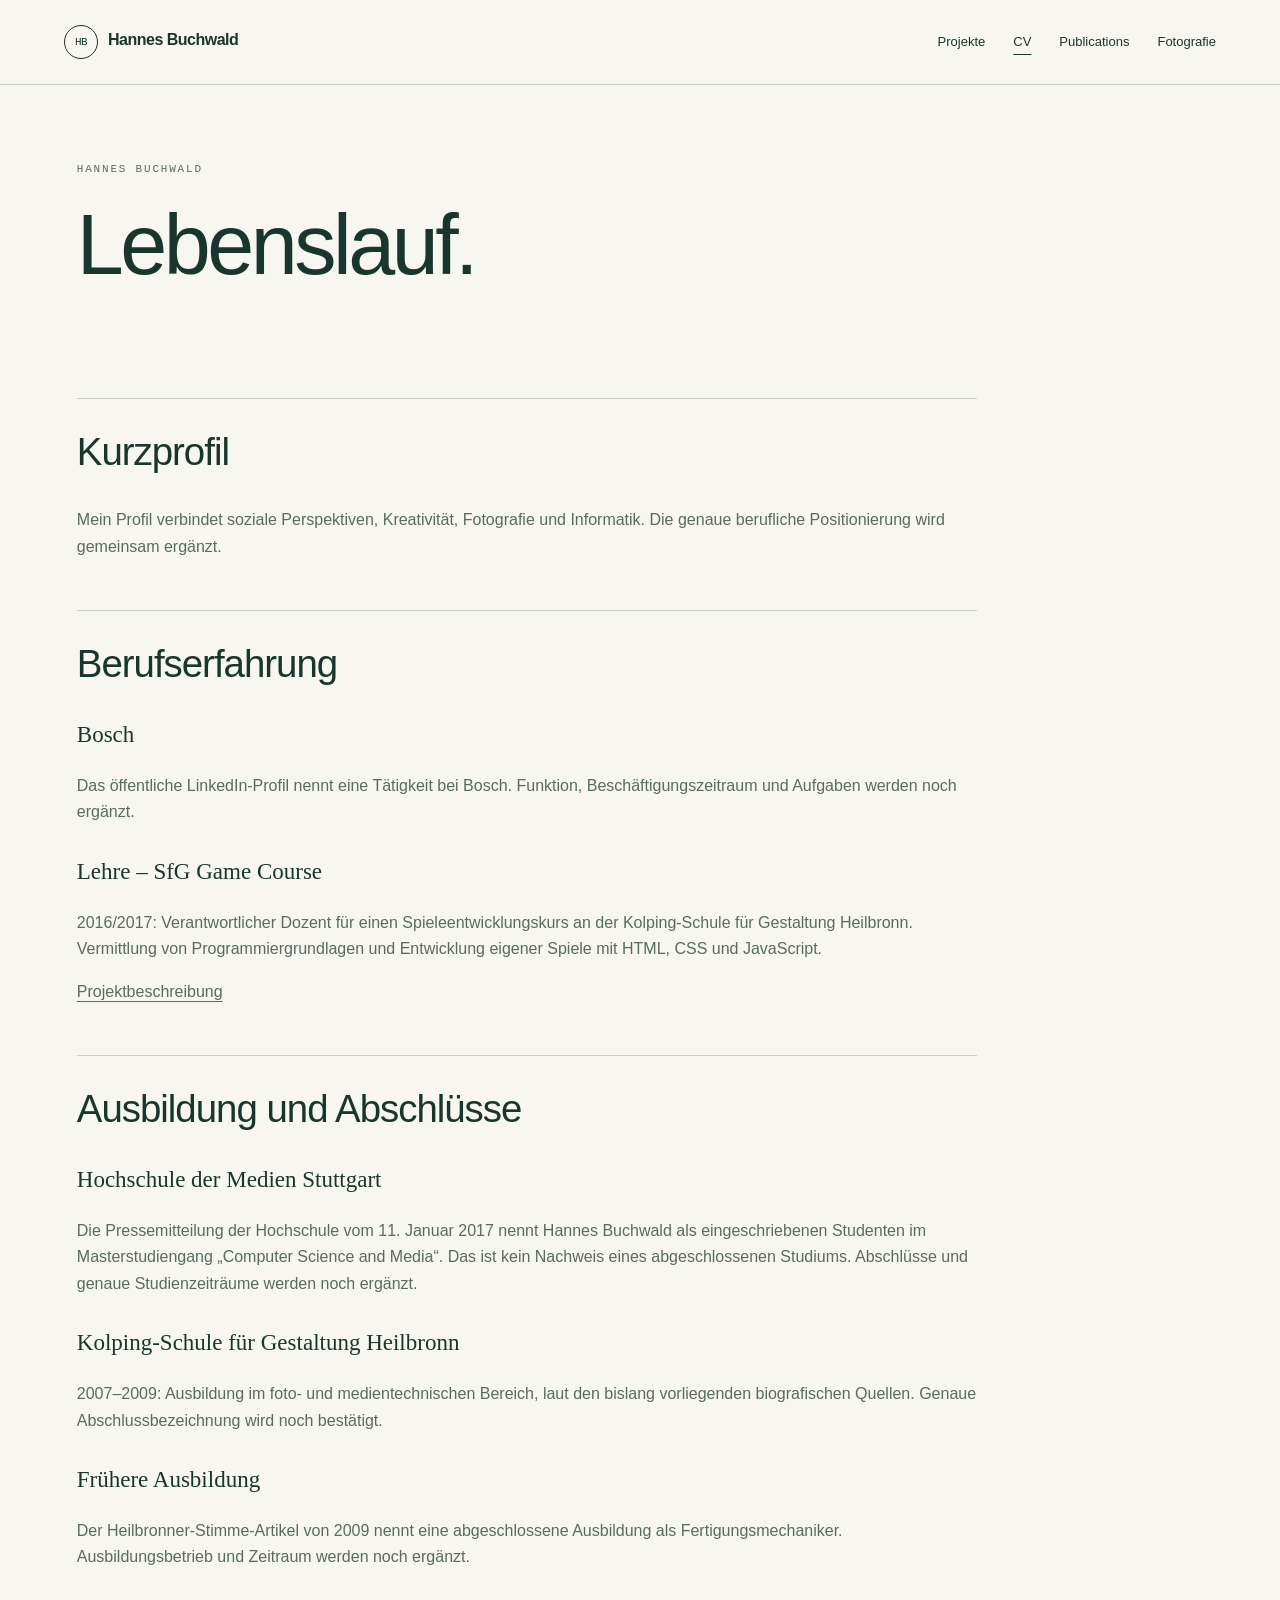
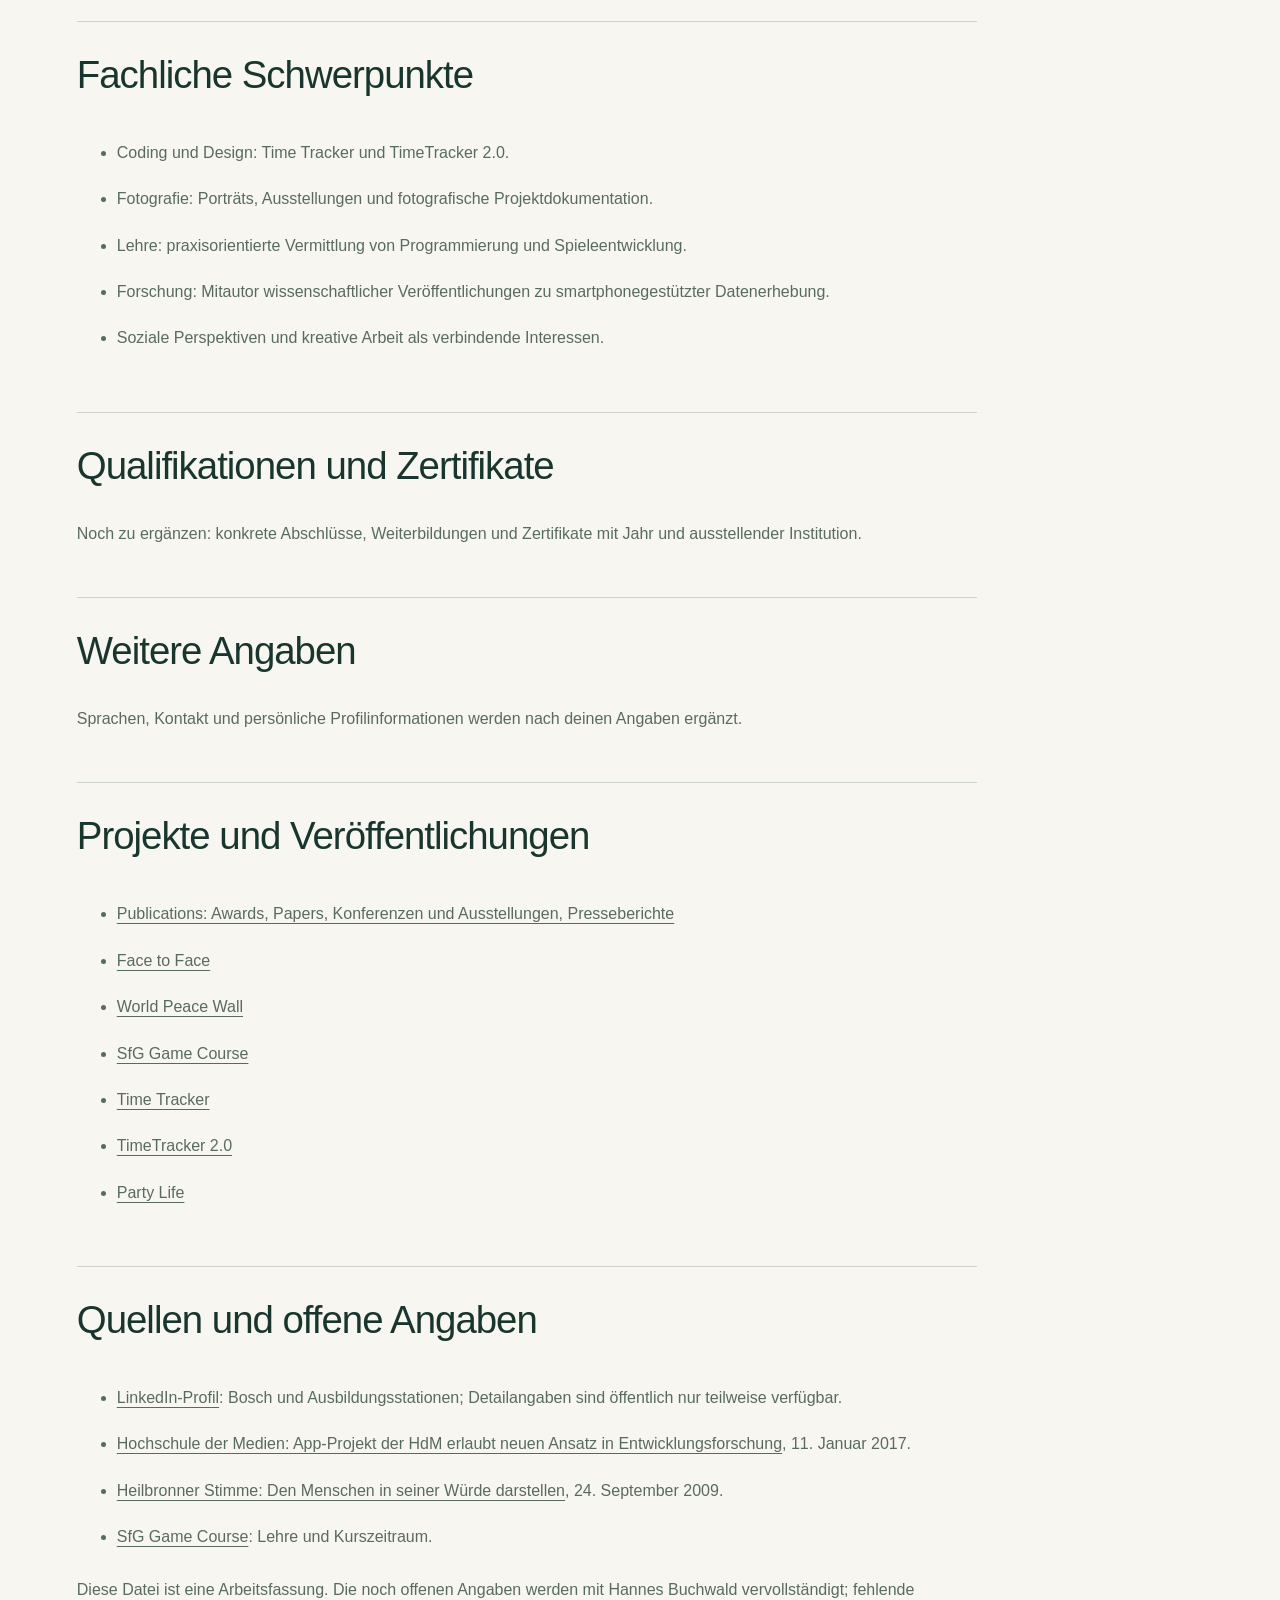
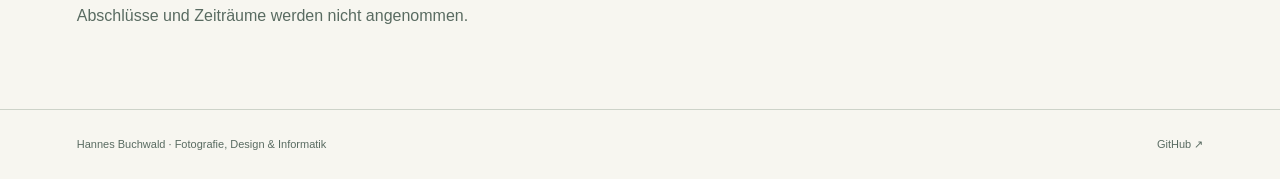
<file: site/cv.html>
<!doctype html><html lang="de"><head><meta charset="utf-8"><meta name="viewport" content="width=device-width,initial-scale=1"><meta name="description" content="Beruflicher Werdegang, Ausbildung, Qualifikationen und Schwerpunkte von Hannes Buchwald."><title>Lebenslauf. · Hannes Buchwald</title><link rel="stylesheet" href="style.css"></head><body><a class="skip" href="#content">Zum Inhalt</a><header><a class="brand" href="index.html"><span>HB</span>Hannes Buchwald</a><nav aria-label="Hauptnavigation"><a href="projekte.html">Projekte</a><a aria-current="page" href="cv.html">CV</a><a href="publications.html">Publications</a><a href="portraetfotografie.html">Fotografie</a></nav></header><main id="content"><div class="page-head"><p class="eyebrow">HANNES BUCHWALD</p><h1>Lebenslauf.</h1></div><div class="reading"><h2>Kurzprofil</h2><p>Mein Profil verbindet soziale Perspektiven, Kreativität, Fotografie und Informatik. Die genaue berufliche Positionierung wird gemeinsam ergänzt.</p><h2>Berufserfahrung</h2><h3>Bosch</h3><p>Das öffentliche LinkedIn-Profil nennt eine Tätigkeit bei Bosch. Funktion, Beschäftigungszeitraum und Aufgaben werden noch ergänzt.</p><h3>Lehre – SfG Game Course</h3><p>2016/2017: Verantwortlicher Dozent für einen Spieleentwicklungskurs an der Kolping-Schule für Gestaltung Heilbronn. Vermittlung von Programmiergrundlagen und Entwicklung eigener Spiele mit HTML, CSS und JavaScript.</p><p><a href="Projekte/sfg-game-course.html">Projektbeschreibung</a></p><h2>Ausbildung und Abschlüsse</h2><h3>Hochschule der Medien Stuttgart</h3><p>Die Pressemitteilung der Hochschule vom 11. Januar 2017 nennt Hannes Buchwald als eingeschriebenen Studenten im Masterstudiengang „Computer Science and Media“. Das ist kein Nachweis eines abgeschlossenen Studiums. Abschlüsse und genaue Studienzeiträume werden noch ergänzt.</p><h3>Kolping-Schule für Gestaltung Heilbronn</h3><p>2007–2009: Ausbildung im foto- und medientechnischen Bereich, laut den bislang vorliegenden biografischen Quellen. Genaue Abschlussbezeichnung wird noch bestätigt.</p><h3>Frühere Ausbildung</h3><p>Der Heilbronner-Stimme-Artikel von 2009 nennt eine abgeschlossene Ausbildung als Fertigungsmechaniker. Ausbildungsbetrieb und Zeitraum werden noch ergänzt.</p><h2>Fachliche Schwerpunkte</h2><ul><li>Coding und Design: Time Tracker und TimeTracker 2.0.</li><li>Fotografie: Porträts, Ausstellungen und fotografische Projektdokumentation.</li><li>Lehre: praxisorientierte Vermittlung von Programmierung und Spieleentwicklung.</li><li>Forschung: Mitautor wissenschaftlicher Veröffentlichungen zu smartphonegestützter Datenerhebung.</li><li>Soziale Perspektiven und kreative Arbeit als verbindende Interessen.</li></ul><h2>Qualifikationen und Zertifikate</h2><p>Noch zu ergänzen: konkrete Abschlüsse, Weiterbildungen und Zertifikate mit Jahr und ausstellender Institution.</p><h2>Weitere Angaben</h2><p>Sprachen, Kontakt und persönliche Profilinformationen werden nach deinen Angaben ergänzt.</p><h2>Projekte und Veröffentlichungen</h2><ul><li><a href="publications.html">Publications: Awards, Papers, Konferenzen und Ausstellungen, Presseberichte</a></li><li><a href="Projekte/face-to-face.html">Face to Face</a></li><li><a href="Projekte/world-peace-wall.html">World Peace Wall</a></li><li><a href="Projekte/sfg-game-course.html">SfG Game Course</a></li><li><a href="Projekte/time-tracker.html">Time Tracker</a></li><li><a href="Projekte/time-tracker-2.html">TimeTracker 2.0</a></li><li><a href="Projekte/party-life.html">Party Life</a></li></ul><h2>Quellen und offene Angaben</h2><ul><li><a href="https://de.linkedin.com/in/hannes-buchwald-2806915a">LinkedIn-Profil</a>: Bosch und Ausbildungsstationen; Detailangaben sind öffentlich nur teilweise verfügbar.</li><li><a href="https://www.hdm-stuttgart.de/view_news?ident=news20161129155757">Hochschule der Medien: App-Projekt der HdM erlaubt neuen Ansatz in Entwicklungsforschung</a>, 11. Januar 2017.</li><li><a href="https://www.stimme.de/archiv/neckar-zaber/sonstige-den-menschen-in-seiner-wuerde-darstellen-art-1649790">Heilbronner Stimme: Den Menschen in seiner Würde darstellen</a>, 24. September 2009.</li><li><a href="http://sfg-games.hannesbuchwald.com/">SfG Game Course</a>: Lehre und Kurszeitraum.</li></ul><p>Diese Datei ist eine Arbeitsfassung. Die noch offenen Angaben werden mit Hannes Buchwald vervollständigt; fehlende Abschlüsse und Zeiträume werden nicht angenommen.</p></div></main><footer><span>Hannes Buchwald · Fotografie, Design & Informatik</span><a href="https://github.com/HannesBuchwald/cv">GitHub ↗</a></footer><script src="site.js" defer></script></body></html>
</file>
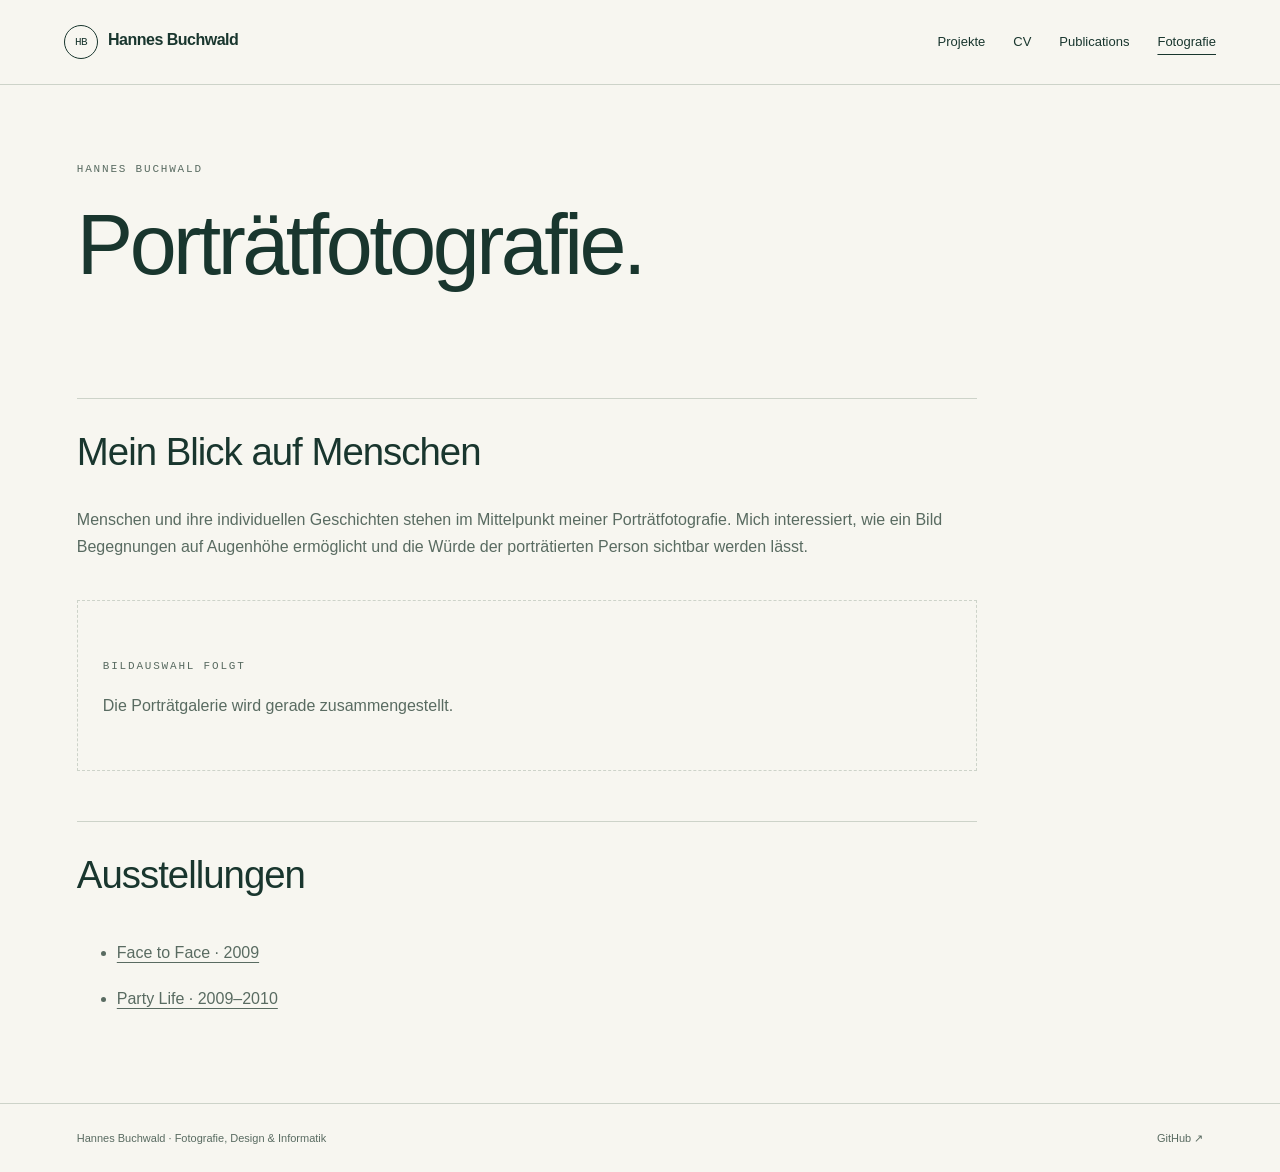
<file: site/portraetfotografie.html>
<!doctype html><html lang="de"><head><meta charset="utf-8"><meta name="viewport" content="width=device-width,initial-scale=1"><meta name="description" content="Menschen und ihre individuellen Geschichten stehen im Mittelpunkt der Porträtfotografie von Hannes Buchwald. Seine Bilder eröffnen Begegnungen auf Augenhöhe und machen die Würde der Porträtierten sichtbar."><title>Porträtfotografie. · Hannes Buchwald</title><link rel="stylesheet" href="style.css"></head><body><a class="skip" href="#content">Zum Inhalt</a><header><a class="brand" href="index.html"><span>HB</span>Hannes Buchwald</a><nav aria-label="Hauptnavigation"><a href="projekte.html">Projekte</a><a href="cv.html">CV</a><a href="publications.html">Publications</a><a aria-current="page" href="portraetfotografie.html">Fotografie</a></nav></header><main id="content"><div class="page-head"><p class="eyebrow">HANNES BUCHWALD</p><h1>Porträtfotografie.</h1></div><div class="reading"><h2>Mein Blick auf Menschen</h2><p>Menschen und ihre individuellen Geschichten stehen im Mittelpunkt meiner Porträtfotografie. Mich interessiert, wie ein Bild Begegnungen auf Augenhöhe ermöglicht und die Würde der porträtierten Person sichtbar werden lässt.</p><div class="empty-gallery"><span class="eyebrow">BILDAUSWAHL FOLGT</span><p>Die Porträtgalerie wird gerade zusammengestellt.</p></div><h2>Ausstellungen</h2><ul><li><a href="Projekte/face-to-face.html">Face to Face · 2009</a></li><li><a href="Projekte/party-life.html">Party Life · 2009–2010</a></li></ul></div></main><footer><span>Hannes Buchwald · Fotografie, Design & Informatik</span><a href="https://github.com/HannesBuchwald/cv">GitHub ↗</a></footer><script src="site.js" defer></script></body></html>
</file>
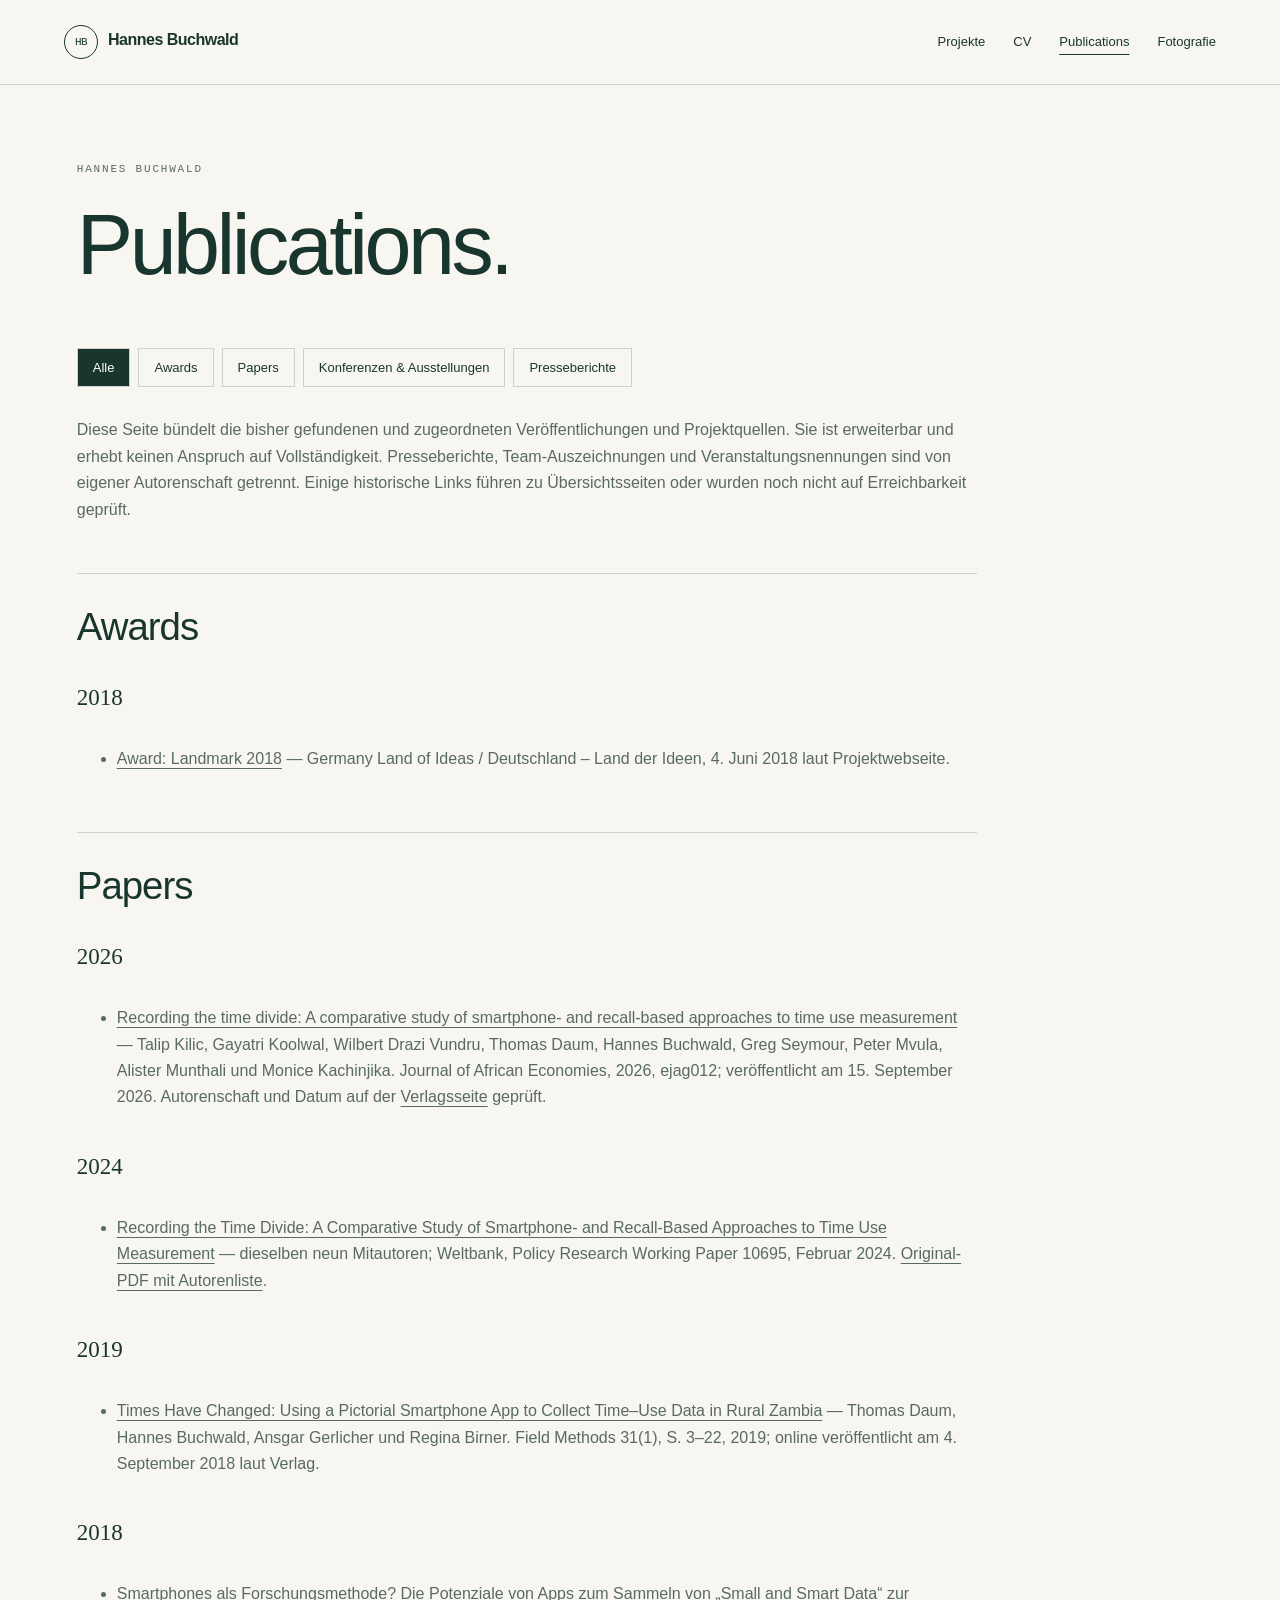
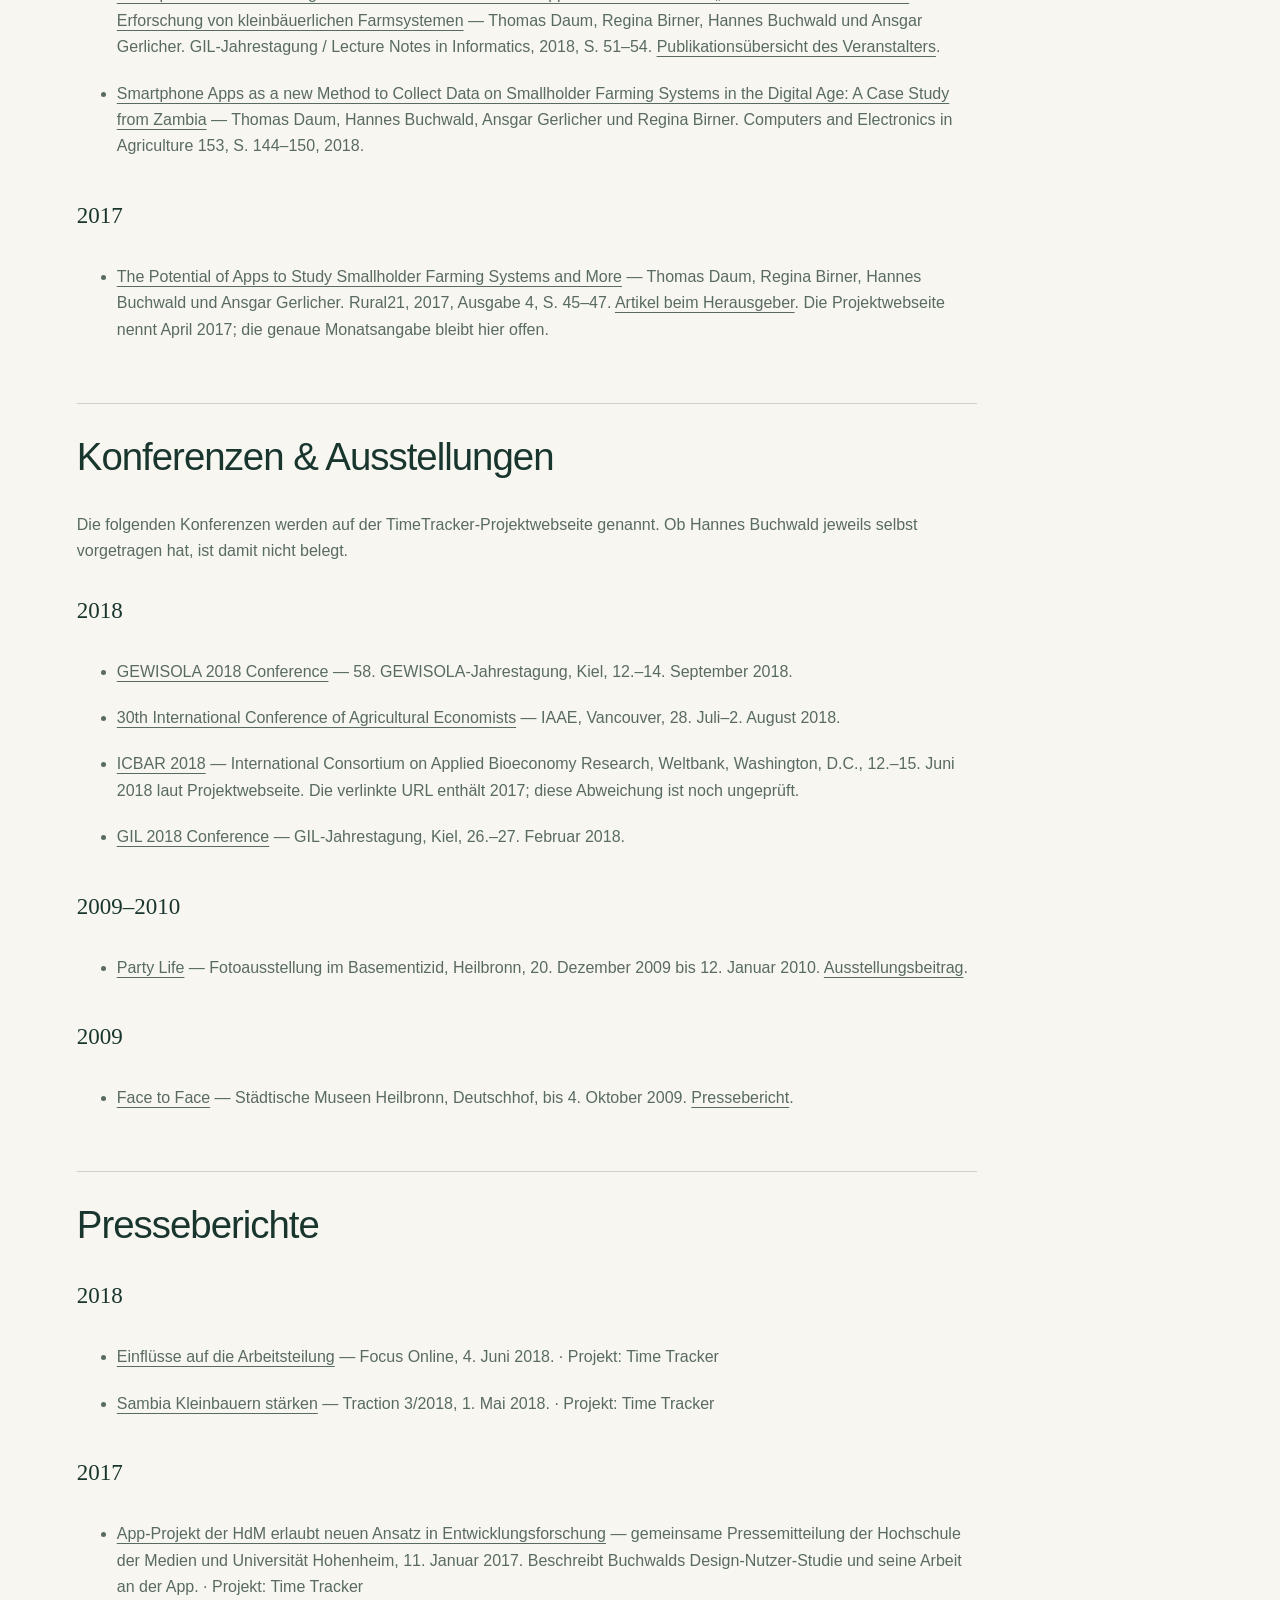
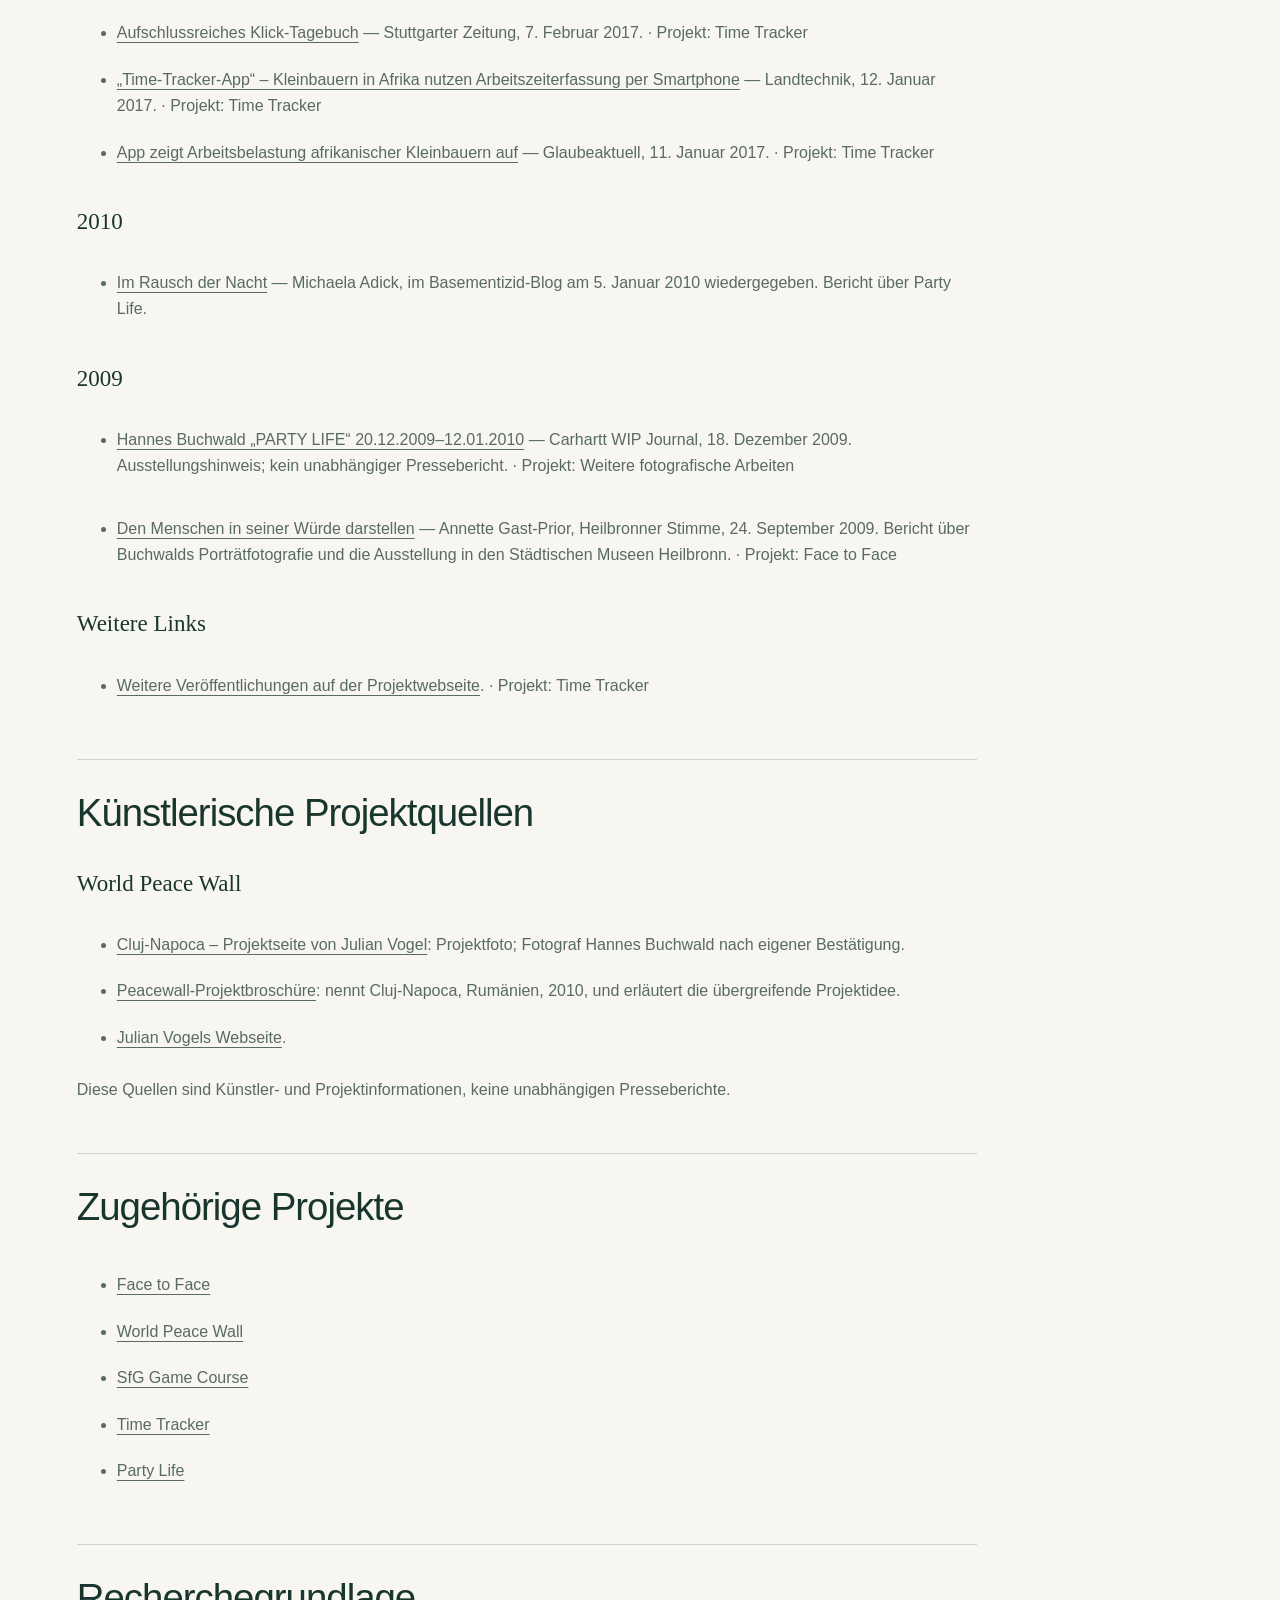
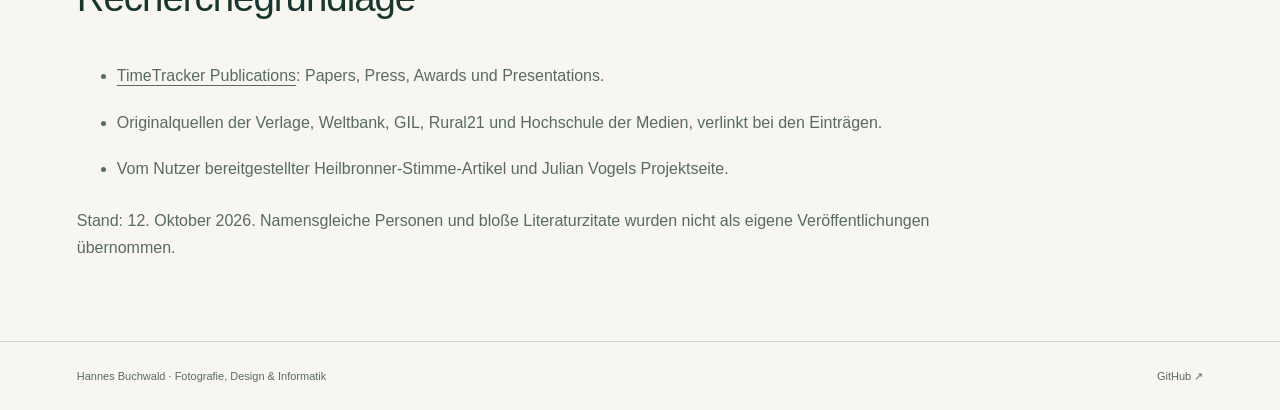
<file: site/publications.html>
<!doctype html><html lang="de"><head><meta charset="utf-8"><meta name="viewport" content="width=device-width,initial-scale=1"><meta name="description" content="Zentrale Übersicht der belegten wissenschaftlichen Veröffentlichungen, Presseberichte, Projektauszeichnungen, Präsentationen und künstlerischen Projektquellen von Hannes Buchwald."><title>Publications. · Hannes Buchwald</title><link rel="stylesheet" href="style.css"></head><body><a class="skip" href="#content">Zum Inhalt</a><header><a class="brand" href="index.html"><span>HB</span>Hannes Buchwald</a><nav aria-label="Hauptnavigation"><a href="projekte.html">Projekte</a><a href="cv.html">CV</a><a aria-current="page" href="publications.html">Publications</a><a href="portraetfotografie.html">Fotografie</a></nav></header><main id="content"><div class="page-head"><p class="eyebrow">HANNES BUCHWALD</p><h1>Publications.</h1></div><div class="reading"><div class="pubfilters filters"><button data-pub="all" aria-pressed="true">Alle</button><button data-pub="1" aria-pressed="false">Awards</button><button data-pub="2" aria-pressed="false">Papers</button><button data-pub="3" aria-pressed="false">Konferenzen &amp; Ausstellungen</button><button data-pub="4" aria-pressed="false">Presseberichte</button></div><section class="pubsection" data-section="0"><p>Diese Seite bündelt die bisher gefundenen und zugeordneten Veröffentlichungen und Projektquellen. Sie ist erweiterbar und erhebt keinen Anspruch auf Vollständigkeit. Presseberichte, Team-Auszeichnungen und Veranstaltungsnennungen sind von eigener Autorenschaft getrennt. Einige historische Links führen zu Übersichtsseiten oder wurden noch nicht auf Erreichbarkeit geprüft.</p></section><section class="pubsection" data-section="1"><h2>Awards</h2><h3>2018</h3><ul><li><a href="https://land-der-ideen.de/projekt/forschungs-app-time-tracker-3795">Award: Landmark 2018</a> — Germany Land of Ideas / Deutschland – Land der Ideen, 4. Juni 2018 laut Projektwebseite.</li></ul></section><section class="pubsection" data-section="2"><h2>Papers</h2><h3>2026</h3><ul><li><a href="https://doi.org/10.1093/jae/ejag012">Recording the time divide: A comparative study of smartphone- and recall-based approaches to time use measurement</a> — Talip Kilic, Gayatri Koolwal, Wilbert Drazi Vundru, Thomas Daum, Hannes Buchwald, Greg Seymour, Peter Mvula, Alister Munthali und Monice Kachinjika. Journal of African Economies, 2026, ejag012; veröffentlicht am 15. September 2026. Autorenschaft und Datum auf der <a href="https://academic.oup.com/jae/article-abstract/35/5/ejag012/8801932">Verlagsseite</a> geprüft.</li></ul><h3>2024</h3><ul><li><a href="https://doi.org/10.1596/1813-9450-10695">Recording the Time Divide: A Comparative Study of Smartphone- and Recall-Based Approaches to Time Use Measurement</a> — dieselben neun Mitautoren; Weltbank, Policy Research Working Paper 10695, Februar 2024. <a href="https://documents1.worldbank.org/curated/en/099814102072416574/pdf/IDU195d006a6196d314cc21a96310b5efaaff3cd.pdf">Original-PDF mit Autorenliste</a>.</li></ul><h3>2019</h3><ul><li><a href="https://doi.org/10.1177/1525822X18797303">Times Have Changed: Using a Pictorial Smartphone App to Collect Time–Use Data in Rural Zambia</a> — Thomas Daum, Hannes Buchwald, Ansgar Gerlicher und Regina Birner. Field Methods 31(1), S. 3–22, 2019; online veröffentlicht am 4. September 2018 laut Verlag.</li></ul><h3>2018</h3><ul><li><a href="https://gil-net.de/Publikationen/30_51.pdf">Smartphones als Forschungsmethode? Die Potenziale von Apps zum Sammeln von „Small and Smart Data“ zur Erforschung von kleinbäuerlichen Farmsystemen</a> — Thomas Daum, Regina Birner, Hannes Buchwald und Ansgar Gerlicher. GIL-Jahrestagung / Lecture Notes in Informatics, 2018, S. 51–54. <a href="https://gil-net.de/publikationen/">Publikationsübersicht des Veranstalters</a>.</li><li><a href="https://doi.org/10.1016/j.compag.2018.08.017">Smartphone Apps as a new Method to Collect Data on Smallholder Farming Systems in the Digital Age: A Case Study from Zambia</a> — Thomas Daum, Hannes Buchwald, Ansgar Gerlicher und Regina Birner. Computers and Electronics in Agriculture 153, S. 144–150, 2018.</li></ul><h3>2017</h3><ul><li><a href="https://www.rural21.com/uploads/media/rural2017_04-S45-47.pdf">The Potential of Apps to Study Smallholder Farming Systems and More</a> — Thomas Daum, Regina Birner, Hannes Buchwald und Ansgar Gerlicher. Rural21, 2017, Ausgabe 4, S. 45–47. <a href="https://www.rural21.com/english/a-closer-look-at/detail/article/the-potential-of-apps-to-study-smallholder-farming-systems-and-more.html">Artikel beim Herausgeber</a>. Die Projektwebseite nennt April 2017; die genaue Monatsangabe bleibt hier offen.</li></ul></section><section class="pubsection" data-section="3"><h2>Konferenzen &amp; Ausstellungen</h2><p>Die folgenden Konferenzen werden auf der TimeTracker-Projektwebseite genannt. Ob Hannes Buchwald jeweils selbst vorgetragen hat, ist damit nicht belegt.</p><h3>2018</h3><ul><li><a href="http://www.gewisola2018.uni-kiel.de/de">GEWISOLA 2018 Conference</a> — 58. GEWISOLA-Jahrestagung, Kiel, 12.–14. September 2018.</li><li><a href="http://www.icae2018.com/">30th International Conference of Agricultural Economists</a> — IAAE, Vancouver, 28. Juli–2. August 2018.</li><li><a href="http://www.worldbank.org/en/events/2017/10/11/disruptive-innovations-value-chains-and-rural-development">ICBAR 2018</a> — International Consortium on Applied Bioeconomy Research, Weltbank, Washington, D.C., 12.–15. Juni 2018 laut Projektwebseite. Die verlinkte URL enthält 2017; diese Abweichung ist noch ungeprüft.</li><li><a href="https://www.gil-net.de/Tagung/">GIL 2018 Conference</a> — GIL-Jahrestagung, Kiel, 26.–27. Februar 2018.</li></ul><h3>2009–2010</h3><ul><li><a href="Projekte/party-life.html">Party Life</a> — Fotoausstellung im Basementizid, Heilbronn, 20. Dezember 2009 bis 12. Januar 2010. <a href="https://basementizid.wordpress.com/2010/01/10/hannes-buchwald-party-life-20-dezember-09-bis-12-januar-10/">Ausstellungsbeitrag</a>.</li></ul><h3>2009</h3><ul><li><a href="Projekte/face-to-face.html">Face to Face</a> — Städtische Museen Heilbronn, Deutschhof, bis 4. Oktober 2009. <a href="https://www.stimme.de/archiv/neckar-zaber/sonstige-den-menschen-in-seiner-wuerde-darstellen-art-1649790">Pressebericht</a>.</li></ul></section><section class="pubsection" data-section="4"><h2>Presseberichte</h2><h3>2018</h3><ul><li><a href="https://www.focus.de/regional/stuttgart/universitaet-hohenheim-einfluesse-auf-die-arbeitsteilung_id_9034741.html">Einflüsse auf die Arbeitsteilung</a> — Focus Online, 4. Juni 2018. · Projekt: Time Tracker</li><li><a href="https://www.agrarheute.com/traction/magazin/aktuelles-heft-3-2018">Sambia Kleinbauern stärken</a> — Traction 3/2018, 1. Mai 2018. · Projekt: Time Tracker</li></ul><h3>2017</h3><ul><li><a href="https://www.hdm-stuttgart.de/view_news?ident=news20161129155757">App-Projekt der HdM erlaubt neuen Ansatz in Entwicklungsforschung</a> — gemeinsame Pressemitteilung der Hochschule der Medien und Universität Hohenheim, 11. Januar 2017. Beschreibt Buchwalds Design-Nutzer-Studie und seine Arbeit an der App. · Projekt: Time Tracker</li><li><a href="http://www.stuttgarter-zeitung.de/inhalt.hochschule-der-medien-und-uni-hohenheim-forschen-in-afrika-aufschlussreiches-klick-tagebuch.cbecb83e-7405-4c4c-9af2-2b4f32dd54fb.html">Aufschlussreiches Klick-Tagebuch</a> — Stuttgarter Zeitung, 7. Februar 2017. · Projekt: Time Tracker</li><li><a href="https://www.landtechnik-online.eu/ojs-2.4.5/index.php/landtechnik/announcement">„Time-Tracker-App“ – Kleinbauern in Afrika nutzen Arbeitszeiterfassung per Smartphone</a> — Landtechnik, 12. Januar 2017. · Projekt: Time Tracker</li><li><a href="https://www.glaubeaktuell.net/nachrichten/wirtschaft/">App zeigt Arbeitsbelastung afrikanischer Kleinbauern auf</a> — Glaubeaktuell, 11. Januar 2017. · Projekt: Time Tracker</li></ul><h3>2010</h3><ul><li><a href="https://basementizid.wordpress.com/2010/01/05/im-rausch-der-nacht-von-michaela-adick/">Im Rausch der Nacht</a> — Michaela Adick, im Basementizid-Blog am 5. Januar 2010 wiedergegeben. Bericht über Party Life.</li></ul><h3>2009</h3><ul><li><a href="https://www.carhartt-wip.com/en/journal/skate/2009/12/hannes-buchwald-party-life-20-12-2009-12-01-2010">Hannes Buchwald „PARTY LIFE“ 20.12.2009–12.01.2010</a> — Carhartt WIP Journal, 18. Dezember 2009. Ausstellungshinweis; kein unabhängiger Pressebericht. · Projekt: Weitere fotografische Arbeiten</li></ul><ul><li><a href="https://www.stimme.de/archiv/neckar-zaber/sonstige-den-menschen-in-seiner-wuerde-darstellen-art-1649790">Den Menschen in seiner Würde darstellen</a> — Annette Gast-Prior, Heilbronner Stimme, 24. September 2009. Bericht über Buchwalds Porträtfotografie und die Ausstellung in den Städtischen Museen Heilbronn. · Projekt: Face to Face</li></ul><h3>Weitere Links</h3><ul><li><a href="http://timetracker.cc/creative-corporation/press/">Weitere Veröffentlichungen auf der Projektwebseite</a>. · Projekt: Time Tracker</li></ul></section><section class="pubsection" data-section="5"><h2>Künstlerische Projektquellen</h2><h3>World Peace Wall</h3><ul><li><a href="https://julianvogel.me/cluj-napoca">Cluj-Napoca – Projektseite von Julian Vogel</a>: Projektfoto; Fotograf Hannes Buchwald nach eigener Bestätigung.</li><li><a href="https://www.julianvogel.me/files/home/infinite-Peacewall_project2021.pdf">Peacewall-Projektbroschüre</a>: nennt Cluj-Napoca, Rumänien, 2010, und erläutert die übergreifende Projektidee.</li><li><a href="https://julianvogel.me/">Julian Vogels Webseite</a>.</li></ul><p>Diese Quellen sind Künstler- und Projektinformationen, keine unabhängigen Presseberichte.</p></section><section class="pubsection" data-section="6"><h2>Zugehörige Projekte</h2><ul><li><a href="Projekte/face-to-face.html">Face to Face</a></li><li><a href="Projekte/world-peace-wall.html">World Peace Wall</a></li><li><a href="Projekte/sfg-game-course.html">SfG Game Course</a></li><li><a href="Projekte/time-tracker.html">Time Tracker</a></li><li><a href="Projekte/party-life.html">Party Life</a></li></ul></section><section class="pubsection" data-section="7"><h2>Recherchegrundlage</h2><ul><li><a href="http://timetracker.cc/creative-corporation/press/">TimeTracker Publications</a>: Papers, Press, Awards und Presentations.</li><li>Originalquellen der Verlage, Weltbank, GIL, Rural21 und Hochschule der Medien, verlinkt bei den Einträgen.</li><li>Vom Nutzer bereitgestellter Heilbronner-Stimme-Artikel und Julian Vogels Projektseite.</li></ul><p>Stand: 12. Oktober 2026. Namensgleiche Personen und bloße Literaturzitate wurden nicht als eigene Veröffentlichungen übernommen.</p></section></div></main><footer><span>Hannes Buchwald · Fotografie, Design & Informatik</span><a href="https://github.com/HannesBuchwald/cv">GitHub ↗</a></footer><script src="site.js" defer></script></body></html>
</file>
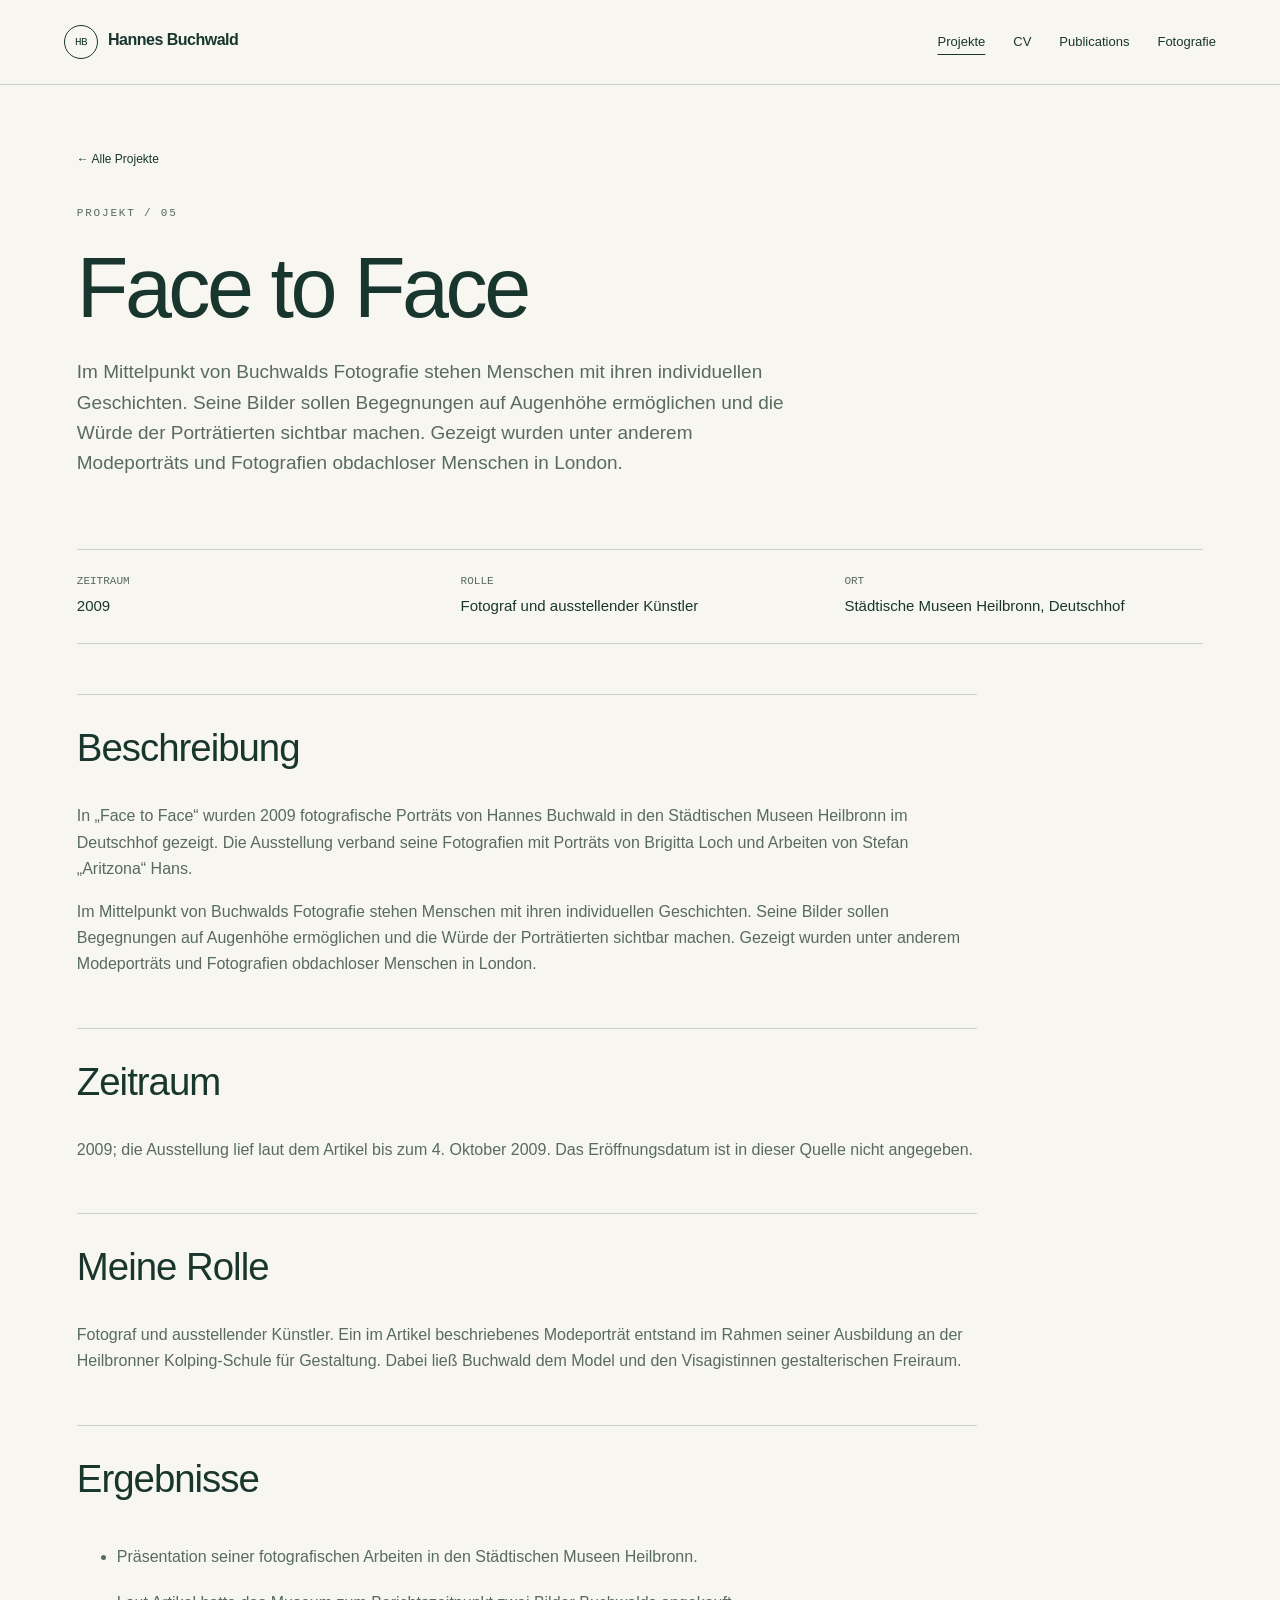
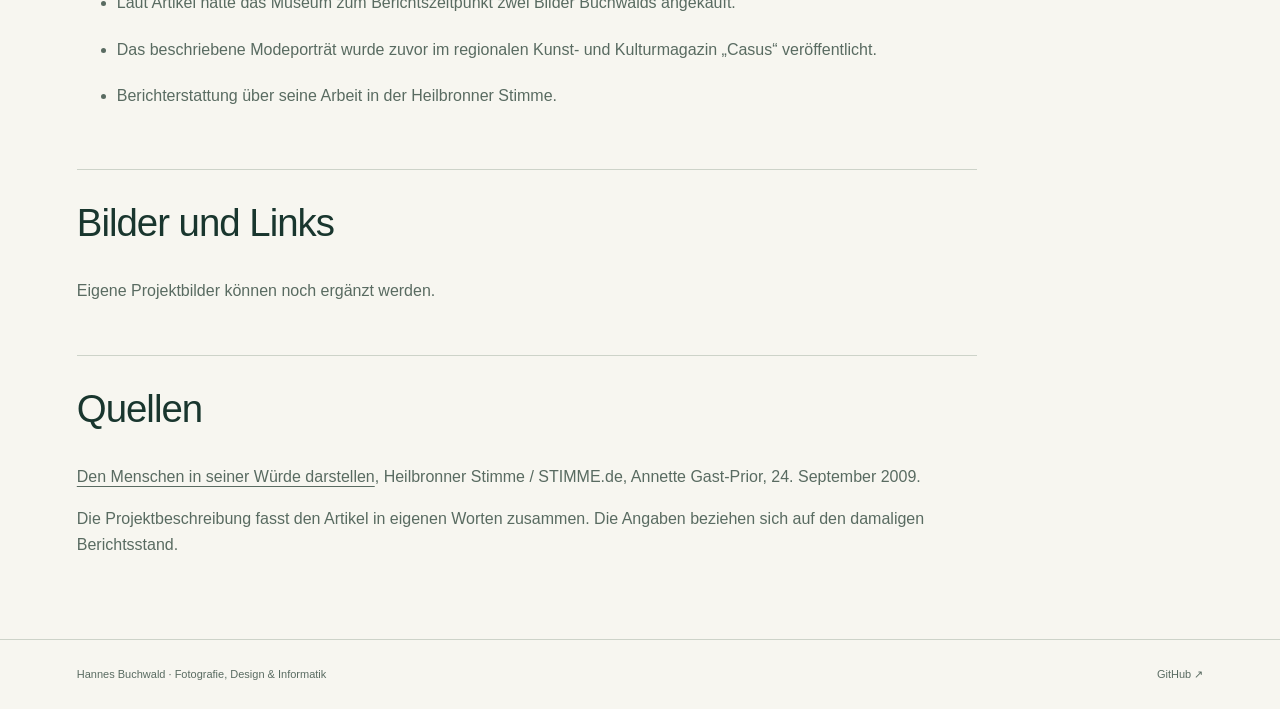
<file: site/Projekte/face-to-face.html>
<!doctype html><html lang="de"><head><meta charset="utf-8"><meta name="viewport" content="width=device-width,initial-scale=1"><meta name="description" content="Im Mittelpunkt von Buchwalds Fotografie stehen Menschen mit ihren individuellen Geschichten. Seine Bilder sollen Begegnungen auf Augenhöhe ermöglichen und die Würde der Porträtierten sichtbar machen. Gezeigt wurden unter anderem Modeporträts und Fotografien obdachloser Menschen in London."><title>Face to Face · Hannes Buchwald</title><link rel="stylesheet" href="../style.css"></head><body><a class="skip" href="#content">Zum Inhalt</a><header><a class="brand" href="../index.html"><span>HB</span>Hannes Buchwald</a><nav aria-label="Hauptnavigation"><a aria-current="page" href="../projekte.html">Projekte</a><a href="../cv.html">CV</a><a href="../publications.html">Publications</a><a href="../portraetfotografie.html">Fotografie</a></nav></header><main id="content"><div class="page-head"><a class="back" href="../projekte.html">← Alle Projekte</a><p class="eyebrow">PROJEKT / 05</p><h1>Face to Face</h1><p class="lead">Im Mittelpunkt von Buchwalds Fotografie stehen Menschen mit ihren individuellen Geschichten. Seine Bilder sollen Begegnungen auf Augenhöhe ermöglichen und die Würde der Porträtierten sichtbar machen. Gezeigt wurden unter anderem Modeporträts und Fotografien obdachloser Menschen in London.</p></div><dl class="facts"><div><dt>Zeitraum</dt><dd>2009</dd></div><div><dt>Rolle</dt><dd>Fotograf und ausstellender Künstler</dd></div><div><dt>Ort</dt><dd>Städtische Museen Heilbronn, Deutschhof</dd></div></dl><div class="reading"><h2>Beschreibung</h2><p>In „Face to Face“ wurden 2009 fotografische Porträts von Hannes Buchwald in den Städtischen Museen Heilbronn im Deutschhof gezeigt. Die Ausstellung verband seine Fotografien mit Porträts von Brigitta Loch und Arbeiten von Stefan „Aritzona“ Hans.</p><p>Im Mittelpunkt von Buchwalds Fotografie stehen Menschen mit ihren individuellen Geschichten. Seine Bilder sollen Begegnungen auf Augenhöhe ermöglichen und die Würde der Porträtierten sichtbar machen. Gezeigt wurden unter anderem Modeporträts und Fotografien obdachloser Menschen in London.</p><h2>Zeitraum</h2><p>2009; die Ausstellung lief laut dem Artikel bis zum 4. Oktober 2009. Das Eröffnungsdatum ist in dieser Quelle nicht angegeben.</p><h2>Meine Rolle</h2><p>Fotograf und ausstellender Künstler. Ein im Artikel beschriebenes Modeporträt entstand im Rahmen seiner Ausbildung an der Heilbronner Kolping-Schule für Gestaltung. Dabei ließ Buchwald dem Model und den Visagistinnen gestalterischen Freiraum.</p><h2>Ergebnisse</h2><ul><li>Präsentation seiner fotografischen Arbeiten in den Städtischen Museen Heilbronn.</li><li>Laut Artikel hatte das Museum zum Berichtszeitpunkt zwei Bilder Buchwalds angekauft.</li><li>Das beschriebene Modeporträt wurde zuvor im regionalen Kunst- und Kulturmagazin „Casus“ veröffentlicht.</li><li>Berichterstattung über seine Arbeit in der Heilbronner Stimme.</li></ul><h2>Bilder und Links</h2><p>Eigene Projektbilder können noch ergänzt werden.</p><h2>Quellen</h2><p><a href="https://www.stimme.de/archiv/neckar-zaber/sonstige-den-menschen-in-seiner-wuerde-darstellen-art-1649790">Den Menschen in seiner Würde darstellen</a>, Heilbronner Stimme / STIMME.de, Annette Gast-Prior, 24. September 2009.</p><p>Die Projektbeschreibung fasst den Artikel in eigenen Worten zusammen. Die Angaben beziehen sich auf den damaligen Berichtsstand.</p></div></main><footer><span>Hannes Buchwald · Fotografie, Design & Informatik</span><a href="https://github.com/HannesBuchwald/cv">GitHub ↗</a></footer><script src="../site.js" defer></script></body></html>
</file>
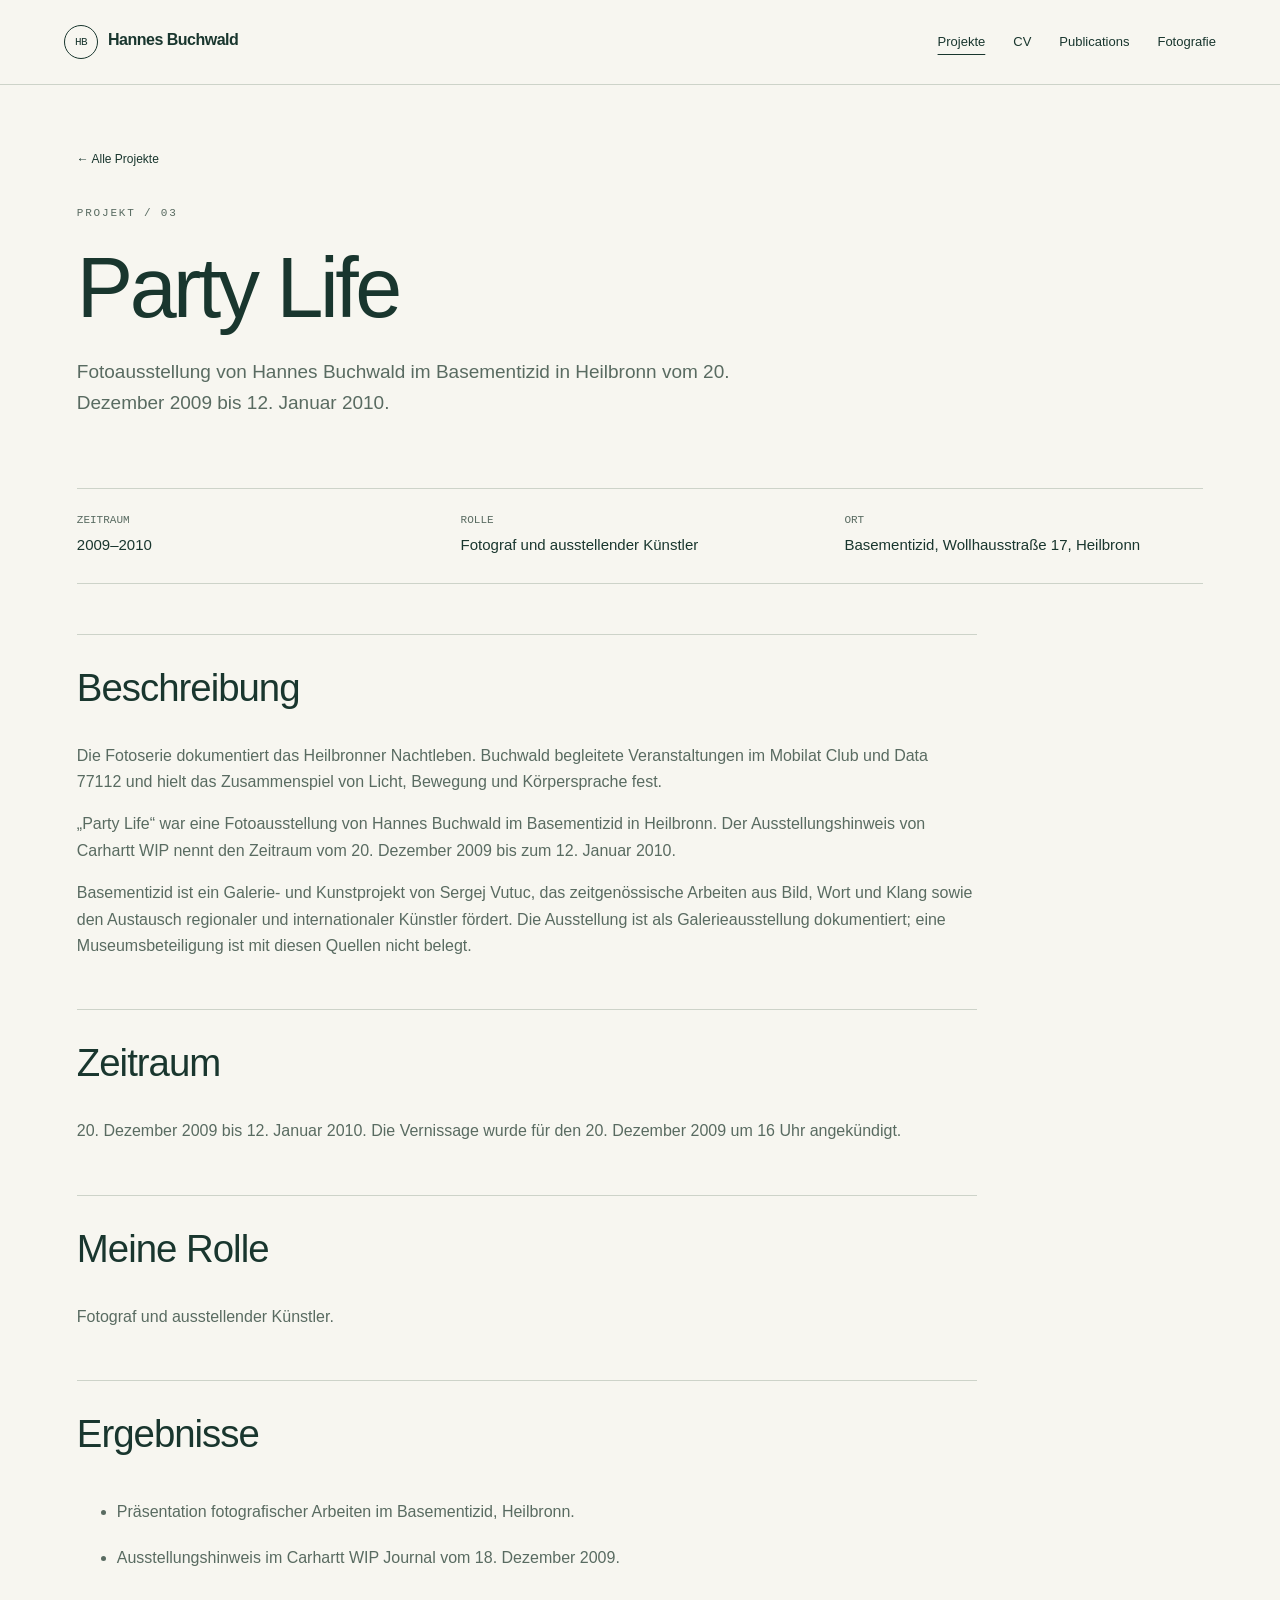
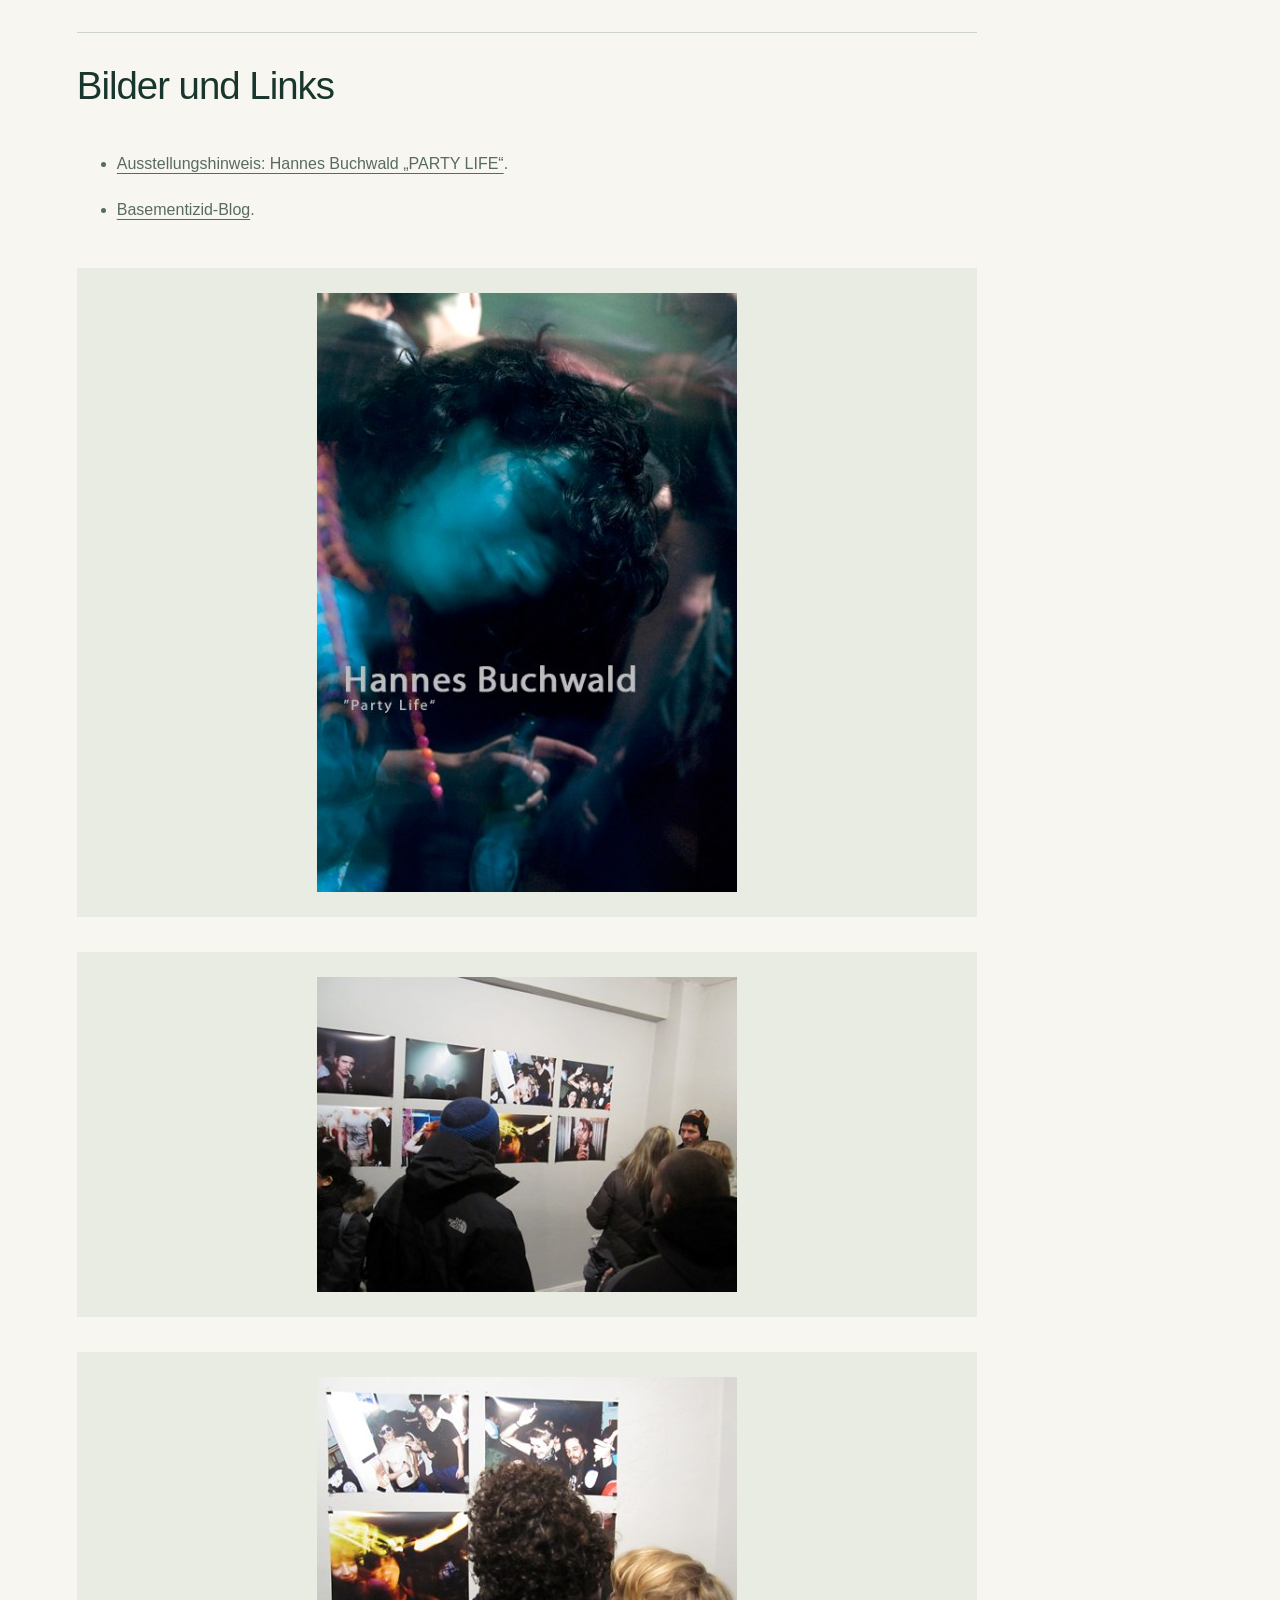
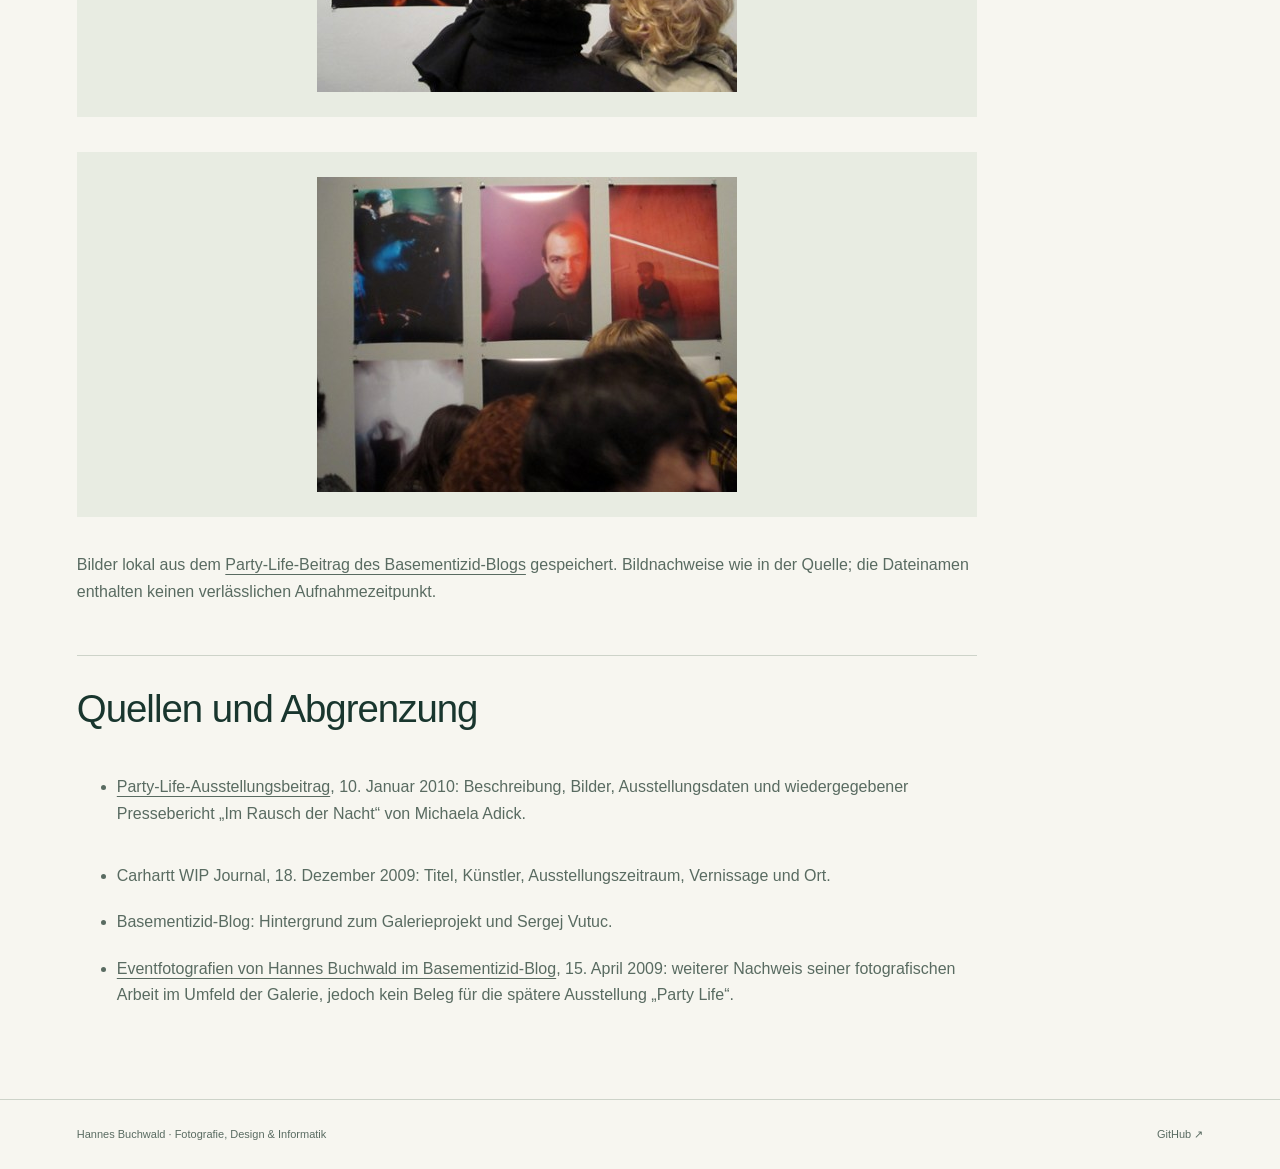
<file: site/Projekte/party-life.html>
<!doctype html><html lang="de"><head><meta charset="utf-8"><meta name="viewport" content="width=device-width,initial-scale=1"><meta name="description" content="Fotoausstellung von Hannes Buchwald im Basementizid in Heilbronn vom 20. Dezember 2009 bis 12. Januar 2010."><title>Party Life · Hannes Buchwald</title><link rel="stylesheet" href="../style.css"></head><body><a class="skip" href="#content">Zum Inhalt</a><header><a class="brand" href="../index.html"><span>HB</span>Hannes Buchwald</a><nav aria-label="Hauptnavigation"><a aria-current="page" href="../projekte.html">Projekte</a><a href="../cv.html">CV</a><a href="../publications.html">Publications</a><a href="../portraetfotografie.html">Fotografie</a></nav></header><main id="content"><div class="page-head"><a class="back" href="../projekte.html">← Alle Projekte</a><p class="eyebrow">PROJEKT / 03</p><h1>Party Life</h1><p class="lead">Fotoausstellung von Hannes Buchwald im Basementizid in Heilbronn vom 20. Dezember 2009 bis 12. Januar 2010.</p></div><dl class="facts"><div><dt>Zeitraum</dt><dd>2009–2010</dd></div><div><dt>Rolle</dt><dd>Fotograf und ausstellender Künstler</dd></div><div><dt>Ort</dt><dd>Basementizid, Wollhausstraße 17, Heilbronn</dd></div></dl><div class="reading"><h2>Beschreibung</h2><p>Die Fotoserie dokumentiert das Heilbronner Nachtleben. Buchwald begleitete Veranstaltungen im Mobilat Club und Data 77112 und hielt das Zusammenspiel von Licht, Bewegung und Körpersprache fest.</p><p>„Party Life“ war eine Fotoausstellung von Hannes Buchwald im Basementizid in Heilbronn. Der Ausstellungshinweis von Carhartt WIP nennt den Zeitraum vom 20. Dezember 2009 bis zum 12. Januar 2010.</p><p>Basementizid ist ein Galerie- und Kunstprojekt von Sergej Vutuc, das zeitgenössische Arbeiten aus Bild, Wort und Klang sowie den Austausch regionaler und internationaler Künstler fördert. Die Ausstellung ist als Galerieausstellung dokumentiert; eine Museumsbeteiligung ist mit diesen Quellen nicht belegt.</p><h2>Zeitraum</h2><p>20. Dezember 2009 bis 12. Januar 2010. Die Vernissage wurde für den 20. Dezember 2009 um 16 Uhr angekündigt.</p><h2>Meine Rolle</h2><p>Fotograf und ausstellender Künstler.</p><h2>Ergebnisse</h2><ul><li>Präsentation fotografischer Arbeiten im Basementizid, Heilbronn.</li><li>Ausstellungshinweis im Carhartt WIP Journal vom 18. Dezember 2009.</li></ul><h2>Bilder und Links</h2><ul><li><a href="https://www.carhartt-wip.com/en/journal/skate/2009/12/hannes-buchwald-party-life-20-12-2009-12-01-2010">Ausstellungshinweis: Hannes Buchwald „PARTY LIFE“</a>.</li><li><a href="https://basementizid.wordpress.com/">Basementizid-Blog</a>.</li></ul><figure><img loading="lazy" src="../assets/party-life/ausstellungsplakat.jpg" alt="Party Life – Ausstellungsplakat"></figure><figure><img loading="lazy" src="../assets/party-life/foto-0741.jpg" alt="Party Life – Foto 0741"></figure><figure><img loading="lazy" src="../assets/party-life/foto-0745.jpg" alt="Party Life – Foto 0745"></figure><figure><img loading="lazy" src="../assets/party-life/foto-0755.jpg" alt="Party Life – Foto 0755"></figure><p>Bilder lokal aus dem <a href="https://basementizid.wordpress.com/2010/01/10/hannes-buchwald-party-life-20-dezember-09-bis-12-januar-10/">Party-Life-Beitrag des Basementizid-Blogs</a> gespeichert. Bildnachweise wie in der Quelle; die Dateinamen enthalten keinen verlässlichen Aufnahmezeitpunkt.</p><h2>Quellen und Abgrenzung</h2><ul><li><a href="https://basementizid.wordpress.com/2010/01/10/hannes-buchwald-party-life-20-dezember-09-bis-12-januar-10/">Party-Life-Ausstellungsbeitrag</a>, 10. Januar 2010: Beschreibung, Bilder, Ausstellungsdaten und wiedergegebener Pressebericht „Im Rausch der Nacht“ von Michaela Adick.</li></ul><ul><li>Carhartt WIP Journal, 18. Dezember 2009: Titel, Künstler, Ausstellungszeitraum, Vernissage und Ort.</li><li>Basementizid-Blog: Hintergrund zum Galerieprojekt und Sergej Vutuc.</li><li><a href="https://basementizid.wordpress.com/2009/04/15/all-photos-hannes-buchwald-basementizid-event/">Eventfotografien von Hannes Buchwald im Basementizid-Blog</a>, 15. April 2009: weiterer Nachweis seiner fotografischen Arbeit im Umfeld der Galerie, jedoch kein Beleg für die spätere Ausstellung „Party Life“.</li></ul></div></main><footer><span>Hannes Buchwald · Fotografie, Design & Informatik</span><a href="https://github.com/HannesBuchwald/cv">GitHub ↗</a></footer><script src="../site.js" defer></script></body></html>
</file>
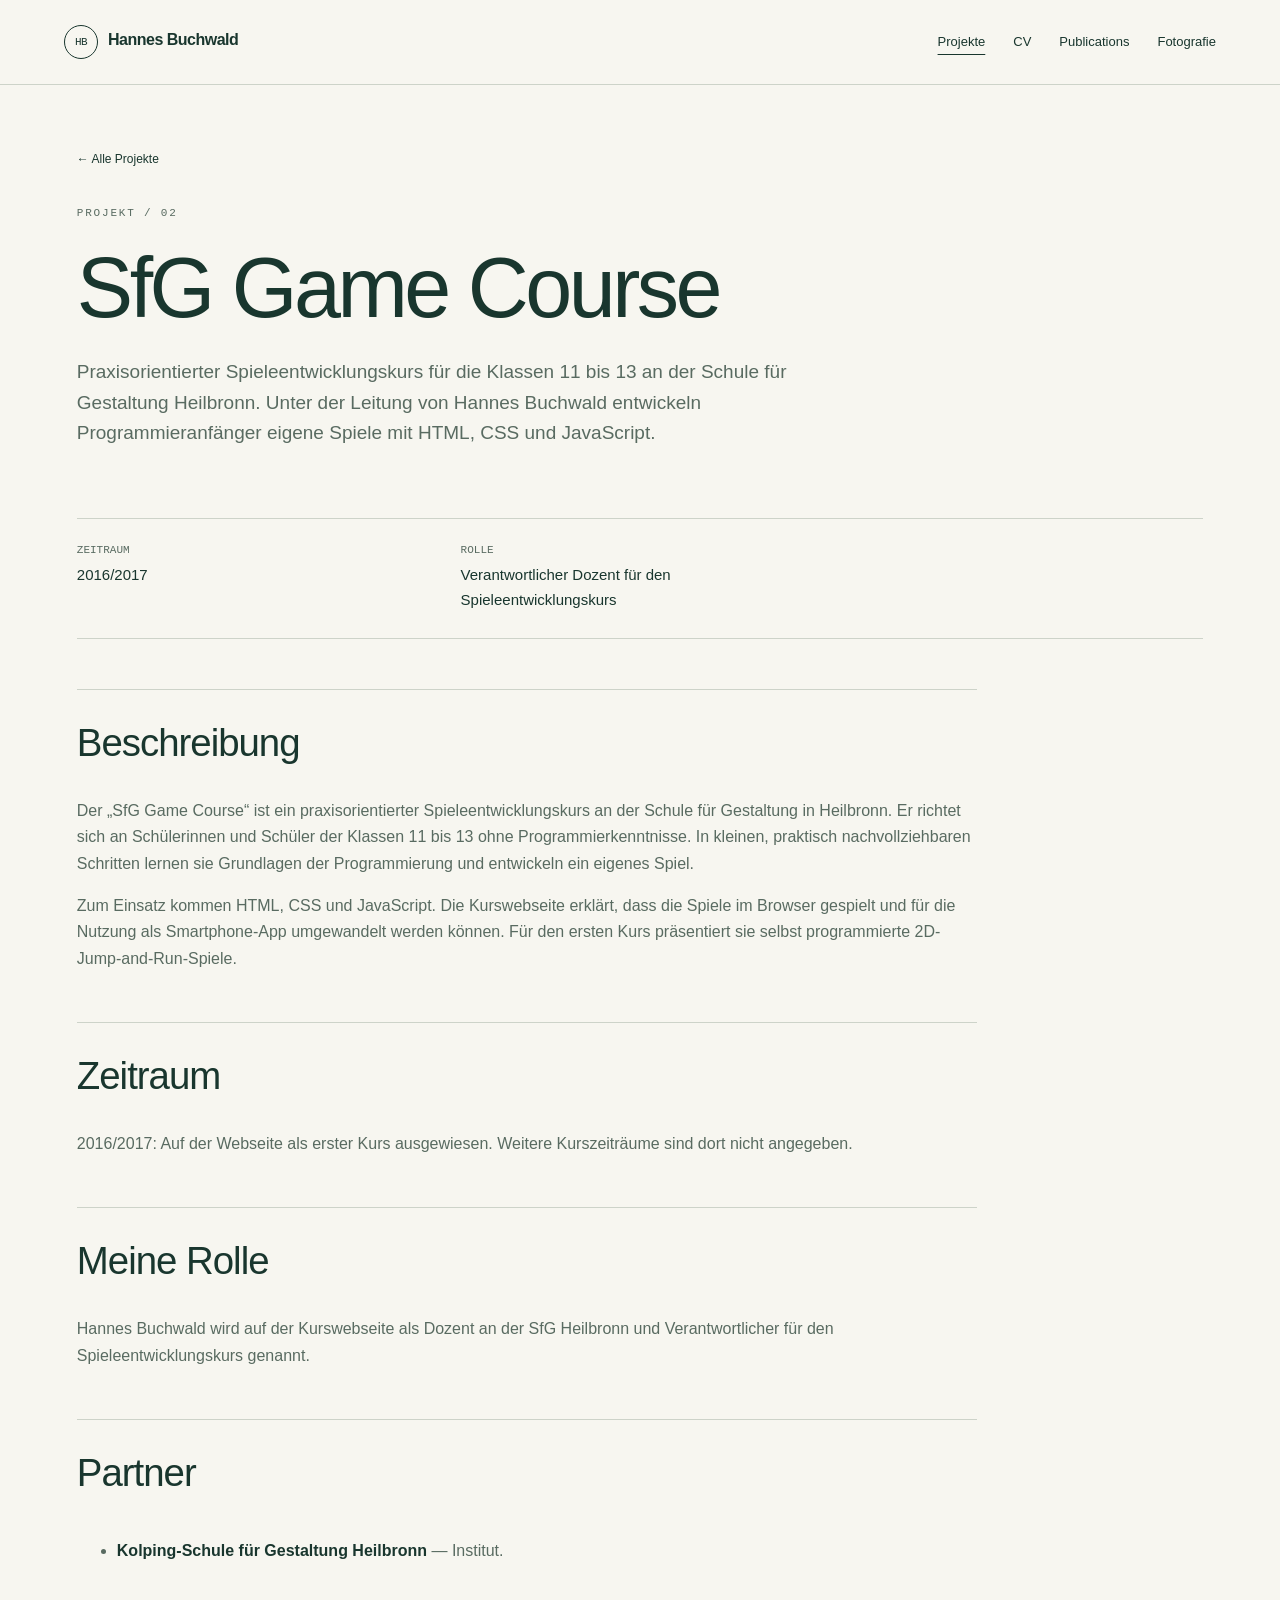
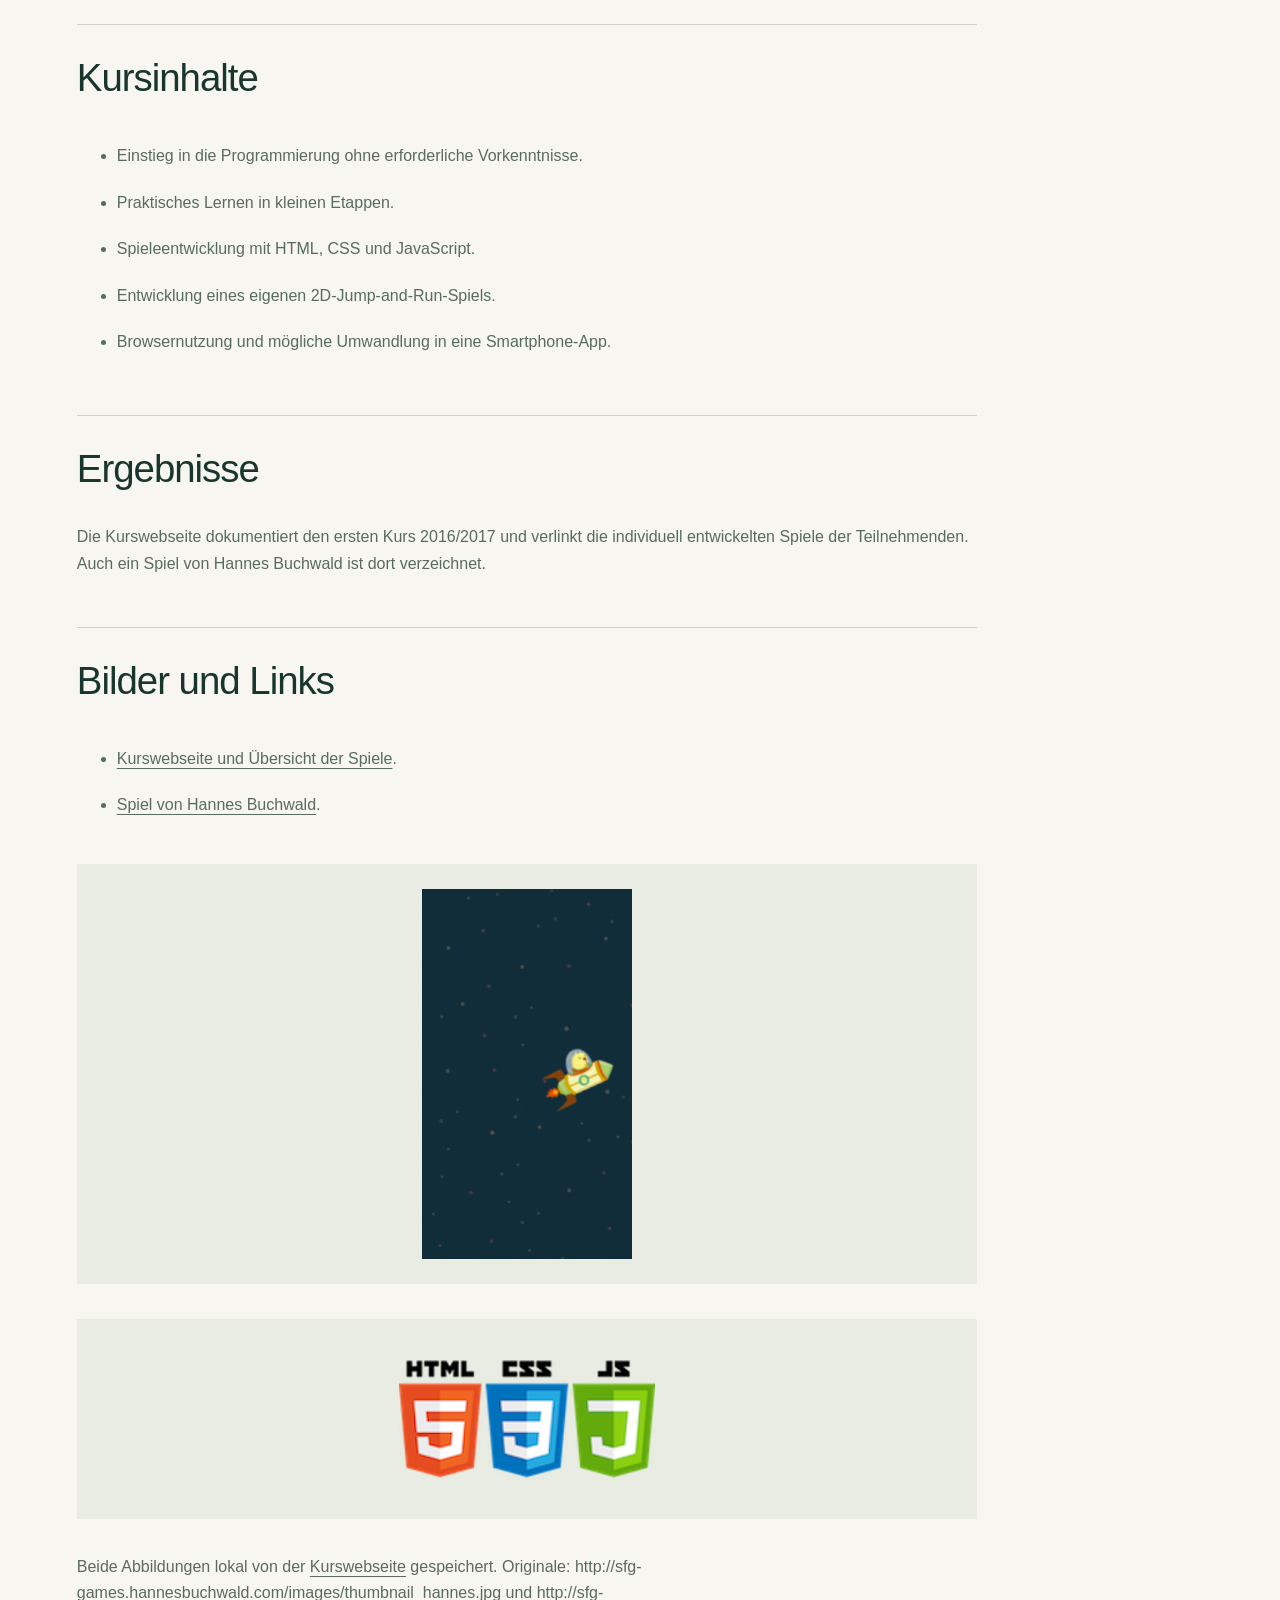
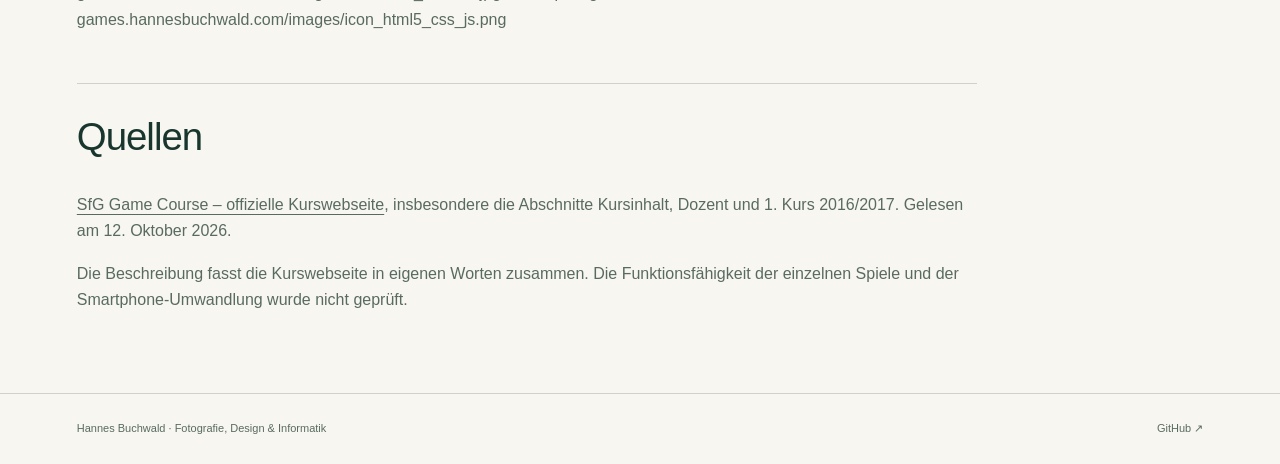
<file: site/Projekte/sfg-game-course.html>
<!doctype html><html lang="de"><head><meta charset="utf-8"><meta name="viewport" content="width=device-width,initial-scale=1"><meta name="description" content="Praxisorientierter Spieleentwicklungskurs für die Klassen 11 bis 13 an der Schule für Gestaltung Heilbronn. Unter der Leitung von Hannes Buchwald entwickeln Programmieranfänger eigene Spiele mit HTML, CSS und JavaScript."><title>SfG Game Course · Hannes Buchwald</title><link rel="stylesheet" href="../style.css"></head><body><a class="skip" href="#content">Zum Inhalt</a><header><a class="brand" href="../index.html"><span>HB</span>Hannes Buchwald</a><nav aria-label="Hauptnavigation"><a aria-current="page" href="../projekte.html">Projekte</a><a href="../cv.html">CV</a><a href="../publications.html">Publications</a><a href="../portraetfotografie.html">Fotografie</a></nav></header><main id="content"><div class="page-head"><a class="back" href="../projekte.html">← Alle Projekte</a><p class="eyebrow">PROJEKT / 02</p><h1>SfG Game Course</h1><p class="lead">Praxisorientierter Spieleentwicklungskurs für die Klassen 11 bis 13 an der Schule für Gestaltung Heilbronn. Unter der Leitung von Hannes Buchwald entwickeln Programmieranfänger eigene Spiele mit HTML, CSS und JavaScript.</p></div><dl class="facts"><div><dt>Zeitraum</dt><dd>2016/2017</dd></div><div><dt>Rolle</dt><dd>Verantwortlicher Dozent für den Spieleentwicklungskurs</dd></div></dl><div class="reading"><h2>Beschreibung</h2><p>Der „SfG Game Course“ ist ein praxisorientierter Spieleentwicklungskurs an der Schule für Gestaltung in Heilbronn. Er richtet sich an Schülerinnen und Schüler der Klassen 11 bis 13 ohne Programmierkenntnisse. In kleinen, praktisch nachvollziehbaren Schritten lernen sie Grundlagen der Programmierung und entwickeln ein eigenes Spiel.</p><p>Zum Einsatz kommen HTML, CSS und JavaScript. Die Kurswebseite erklärt, dass die Spiele im Browser gespielt und für die Nutzung als Smartphone-App umgewandelt werden können. Für den ersten Kurs präsentiert sie selbst programmierte 2D-Jump-and-Run-Spiele.</p><h2>Zeitraum</h2><p>2016/2017: Auf der Webseite als erster Kurs ausgewiesen. Weitere Kurszeiträume sind dort nicht angegeben.</p><h2>Meine Rolle</h2><p>Hannes Buchwald wird auf der Kurswebseite als Dozent an der SfG Heilbronn und Verantwortlicher für den Spieleentwicklungskurs genannt.</p><h2>Partner</h2><ul><li><strong>Kolping-Schule für Gestaltung Heilbronn</strong> — Institut.</li></ul><h2>Kursinhalte</h2><ul><li>Einstieg in die Programmierung ohne erforderliche Vorkenntnisse.</li><li>Praktisches Lernen in kleinen Etappen.</li><li>Spieleentwicklung mit HTML, CSS und JavaScript.</li><li>Entwicklung eines eigenen 2D-Jump-and-Run-Spiels.</li><li>Browsernutzung und mögliche Umwandlung in eine Smartphone-App.</li></ul><h2>Ergebnisse</h2><p>Die Kurswebseite dokumentiert den ersten Kurs 2016/2017 und verlinkt die individuell entwickelten Spiele der Teilnehmenden. Auch ein Spiel von Hannes Buchwald ist dort verzeichnet.</p><h2>Bilder und Links</h2><ul><li><a href="http://sfg-games.hannesbuchwald.com/">Kurswebseite und Übersicht der Spiele</a>.</li><li><a href="http://sfg-games.hannesbuchwald.com/kurse/2016_01/hannes/index.html">Spiel von Hannes Buchwald</a>.</li></ul><figure><img loading="lazy" src="../assets/sfg-game-course/spiel-hannes.jpg" alt="Vorschaubild des Spiels von Hannes Buchwald"></figure><figure><img loading="lazy" src="../assets/sfg-game-course/technologien.png" alt="HTML, CSS und JavaScript – Technologien des Kurses"></figure><p>Beide Abbildungen lokal von der <a href="http://sfg-games.hannesbuchwald.com/">Kurswebseite</a> gespeichert. Originale: http://sfg-games.hannesbuchwald.com/images/thumbnail_hannes.jpg und http://sfg-games.hannesbuchwald.com/images/icon_html5_css_js.png</p><h2>Quellen</h2><p><a href="http://sfg-games.hannesbuchwald.com/">SfG Game Course – offizielle Kurswebseite</a>, insbesondere die Abschnitte Kursinhalt, Dozent und 1. Kurs 2016/2017. Gelesen am 12. Oktober 2026.</p><p>Die Beschreibung fasst die Kurswebseite in eigenen Worten zusammen. Die Funktionsfähigkeit der einzelnen Spiele und der Smartphone-Umwandlung wurde nicht geprüft.</p></div></main><footer><span>Hannes Buchwald · Fotografie, Design & Informatik</span><a href="https://github.com/HannesBuchwald/cv">GitHub ↗</a></footer><script src="../site.js" defer></script></body></html>
</file>
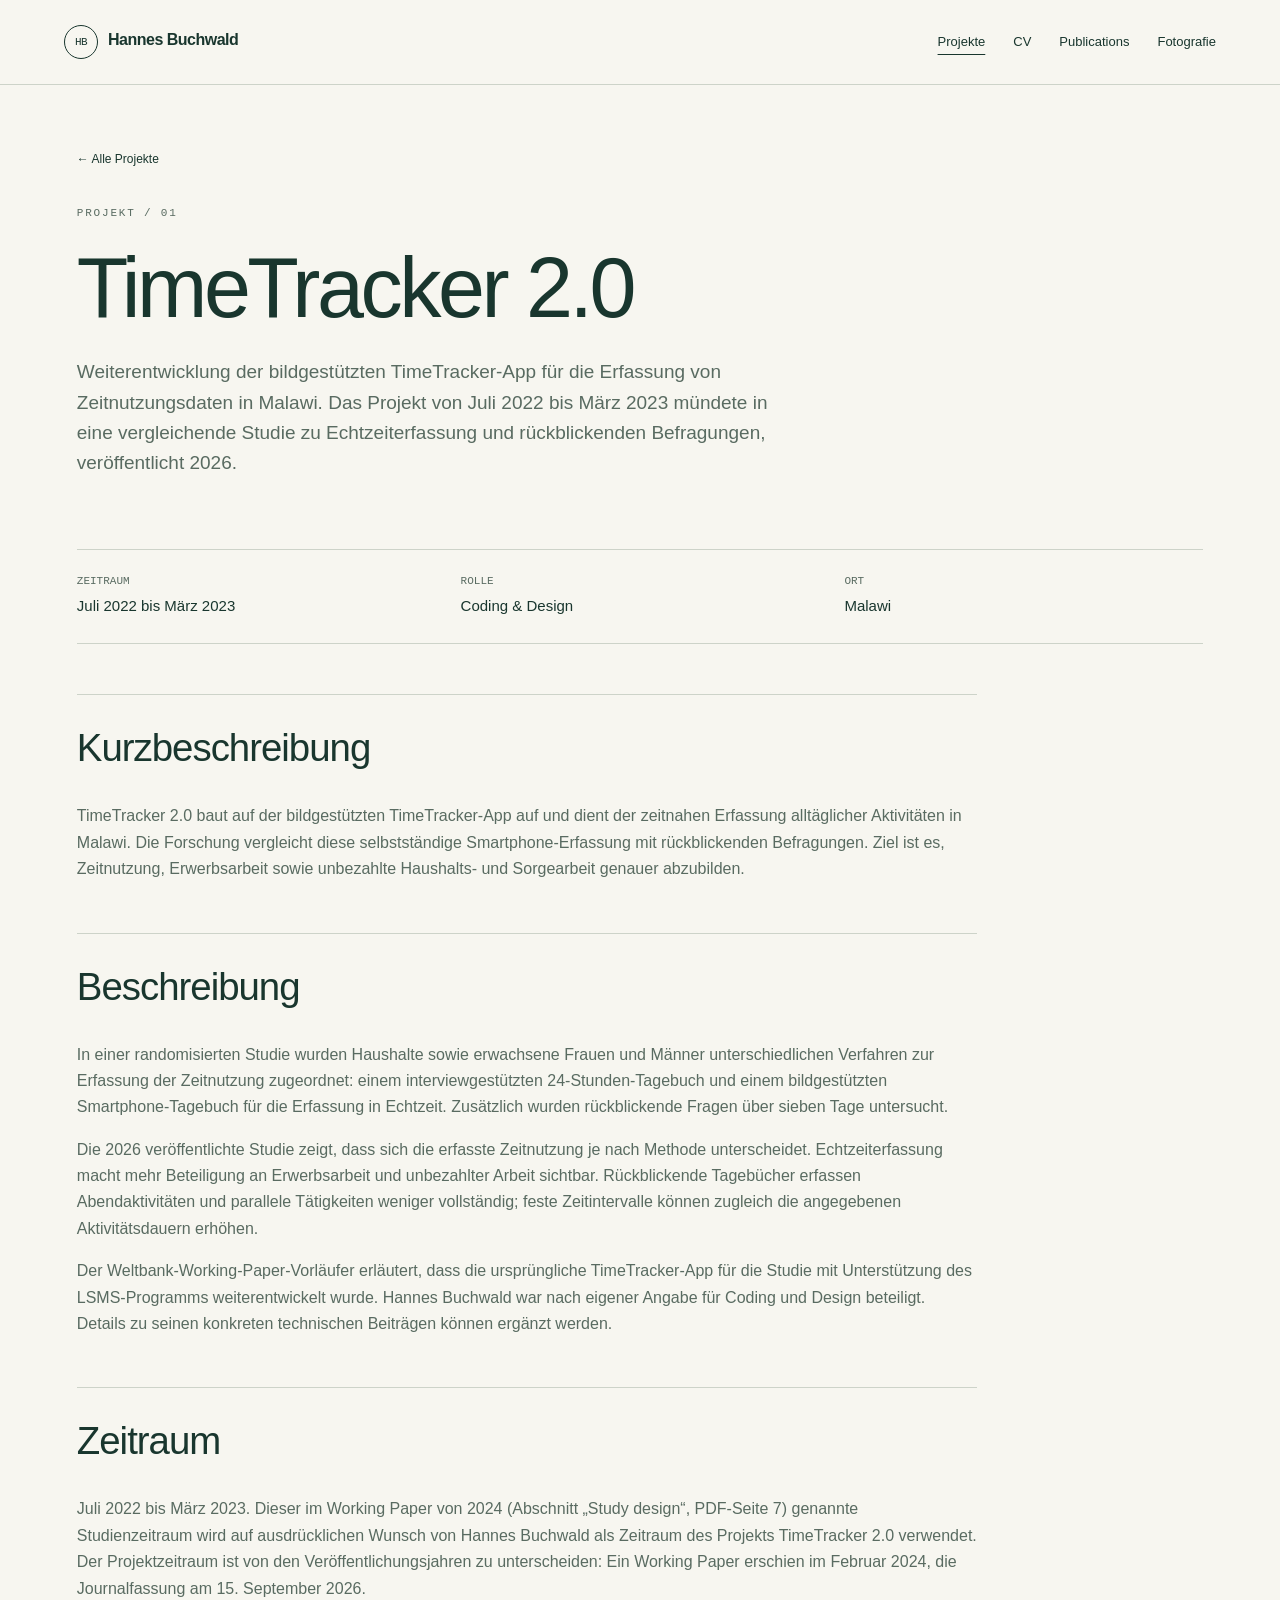
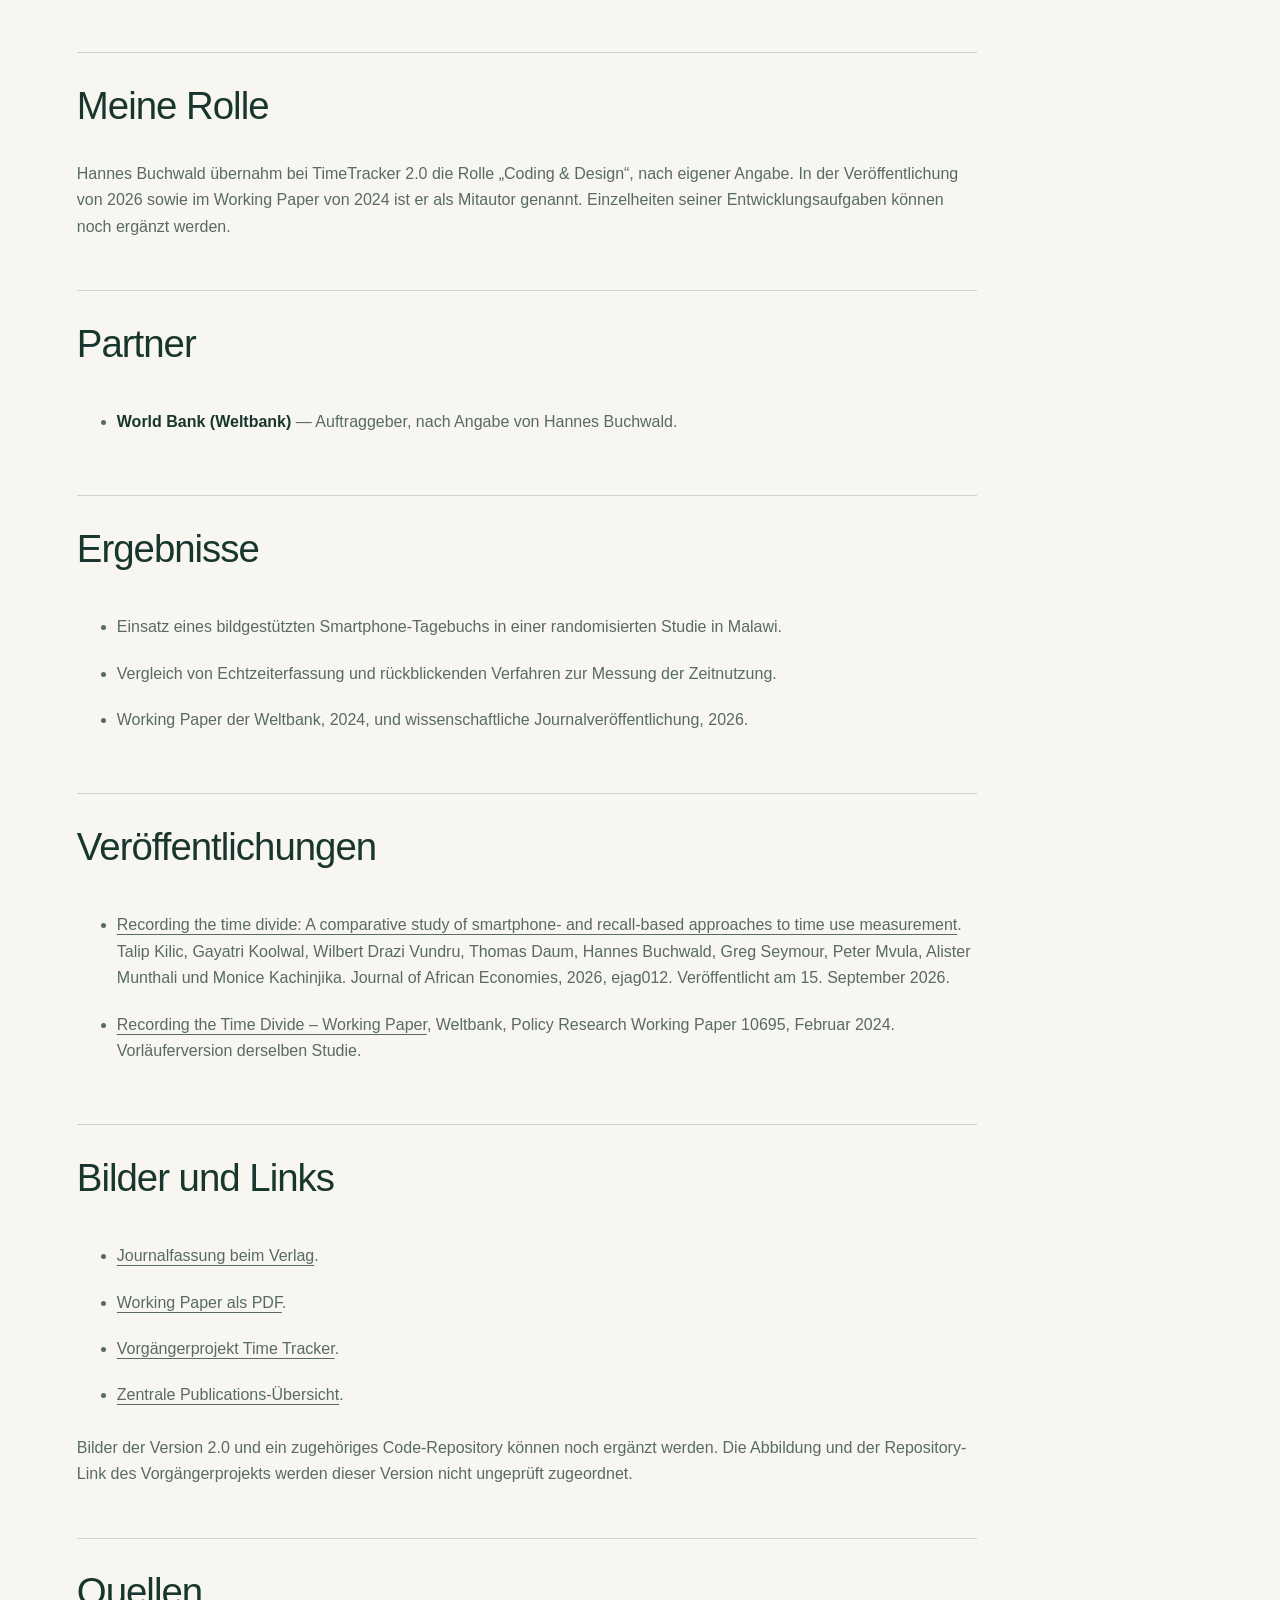
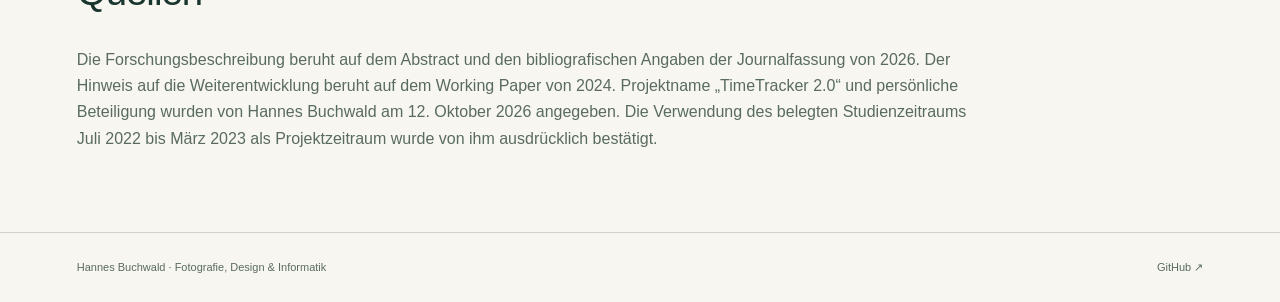
<file: site/Projekte/time-tracker-2.html>
<!doctype html><html lang="de"><head><meta charset="utf-8"><meta name="viewport" content="width=device-width,initial-scale=1"><meta name="description" content="Weiterentwicklung der bildgestützten TimeTracker-App für die Erfassung von Zeitnutzungsdaten in Malawi. Das Projekt von Juli 2022 bis März 2023 mündete in eine vergleichende Studie zu Echtzeiterfassung und rückblickenden Befragungen, veröffentlicht 2026."><title>TimeTracker 2.0 · Hannes Buchwald</title><link rel="stylesheet" href="../style.css"></head><body><a class="skip" href="#content">Zum Inhalt</a><header><a class="brand" href="../index.html"><span>HB</span>Hannes Buchwald</a><nav aria-label="Hauptnavigation"><a aria-current="page" href="../projekte.html">Projekte</a><a href="../cv.html">CV</a><a href="../publications.html">Publications</a><a href="../portraetfotografie.html">Fotografie</a></nav></header><main id="content"><div class="page-head"><a class="back" href="../projekte.html">← Alle Projekte</a><p class="eyebrow">PROJEKT / 01</p><h1>TimeTracker 2.0</h1><p class="lead">Weiterentwicklung der bildgestützten TimeTracker-App für die Erfassung von Zeitnutzungsdaten in Malawi. Das Projekt von Juli 2022 bis März 2023 mündete in eine vergleichende Studie zu Echtzeiterfassung und rückblickenden Befragungen, veröffentlicht 2026.</p></div><dl class="facts"><div><dt>Zeitraum</dt><dd>Juli 2022 bis März 2023</dd></div><div><dt>Rolle</dt><dd>Coding &amp; Design</dd></div><div><dt>Ort</dt><dd>Malawi</dd></div></dl><div class="reading"><h2>Kurzbeschreibung</h2><p>TimeTracker 2.0 baut auf der bildgestützten TimeTracker-App auf und dient der zeitnahen Erfassung alltäglicher Aktivitäten in Malawi. Die Forschung vergleicht diese selbstständige Smartphone-Erfassung mit rückblickenden Befragungen. Ziel ist es, Zeitnutzung, Erwerbsarbeit sowie unbezahlte Haushalts- und Sorgearbeit genauer abzubilden.</p><h2>Beschreibung</h2><p>In einer randomisierten Studie wurden Haushalte sowie erwachsene Frauen und Männer unterschiedlichen Verfahren zur Erfassung der Zeitnutzung zugeordnet: einem interviewgestützten 24-Stunden-Tagebuch und einem bildgestützten Smartphone-Tagebuch für die Erfassung in Echtzeit. Zusätzlich wurden rückblickende Fragen über sieben Tage untersucht.</p><p>Die 2026 veröffentlichte Studie zeigt, dass sich die erfasste Zeitnutzung je nach Methode unterscheidet. Echtzeiterfassung macht mehr Beteiligung an Erwerbsarbeit und unbezahlter Arbeit sichtbar. Rückblickende Tagebücher erfassen Abendaktivitäten und parallele Tätigkeiten weniger vollständig; feste Zeitintervalle können zugleich die angegebenen Aktivitätsdauern erhöhen.</p><p>Der Weltbank-Working-Paper-Vorläufer erläutert, dass die ursprüngliche TimeTracker-App für die Studie mit Unterstützung des LSMS-Programms weiterentwickelt wurde. Hannes Buchwald war nach eigener Angabe für Coding und Design beteiligt. Details zu seinen konkreten technischen Beiträgen können ergänzt werden.</p><h2>Zeitraum</h2><p>Juli 2022 bis März 2023. Dieser im Working Paper von 2024 (Abschnitt „Study design“, PDF-Seite 7) genannte Studienzeitraum wird auf ausdrücklichen Wunsch von Hannes Buchwald als Zeitraum des Projekts TimeTracker 2.0 verwendet. Der Projektzeitraum ist von den Veröffentlichungsjahren zu unterscheiden: Ein Working Paper erschien im Februar 2024, die Journalfassung am 15. September 2026.</p><h2>Meine Rolle</h2><p>Hannes Buchwald übernahm bei TimeTracker 2.0 die Rolle „Coding &amp; Design“, nach eigener Angabe. In der Veröffentlichung von 2026 sowie im Working Paper von 2024 ist er als Mitautor genannt. Einzelheiten seiner Entwicklungsaufgaben können noch ergänzt werden.</p><h2>Partner</h2><ul><li><strong>World Bank (Weltbank)</strong> — Auftraggeber, nach Angabe von Hannes Buchwald.</li></ul><h2>Ergebnisse</h2><ul><li>Einsatz eines bildgestützten Smartphone-Tagebuchs in einer randomisierten Studie in Malawi.</li><li>Vergleich von Echtzeiterfassung und rückblickenden Verfahren zur Messung der Zeitnutzung.</li><li>Working Paper der Weltbank, 2024, und wissenschaftliche Journalveröffentlichung, 2026.</li></ul><h2>Veröffentlichungen</h2><ul><li><a href="https://doi.org/10.1093/jae/ejag012">Recording the time divide: A comparative study of smartphone- and recall-based approaches to time use measurement</a>. Talip Kilic, Gayatri Koolwal, Wilbert Drazi Vundru, Thomas Daum, Hannes Buchwald, Greg Seymour, Peter Mvula, Alister Munthali und Monice Kachinjika. Journal of African Economies, 2026, ejag012. Veröffentlicht am 15. September 2026.</li><li><a href="https://doi.org/10.1596/1813-9450-10695">Recording the Time Divide – Working Paper</a>, Weltbank, Policy Research Working Paper 10695, Februar 2024. Vorläuferversion derselben Studie.</li></ul><h2>Bilder und Links</h2><ul><li><a href="https://academic.oup.com/jae/article-abstract/35/5/ejag012/8801932">Journalfassung beim Verlag</a>.</li><li><a href="https://documents1.worldbank.org/curated/en/099814102072416574/pdf/IDU195d006a6196d314cc21a96310b5efaaff3cd.pdf">Working Paper als PDF</a>.</li><li><a href="time-tracker.html">Vorgängerprojekt Time Tracker</a>.</li><li><a href="../publications.html">Zentrale Publications-Übersicht</a>.</li></ul><p>Bilder der Version 2.0 und ein zugehöriges Code-Repository können noch ergänzt werden. Die Abbildung und der Repository-Link des Vorgängerprojekts werden dieser Version nicht ungeprüft zugeordnet.</p><h2>Quellen</h2><p>Die Forschungsbeschreibung beruht auf dem Abstract und den bibliografischen Angaben der Journalfassung von 2026. Der Hinweis auf die Weiterentwicklung beruht auf dem Working Paper von 2024. Projektname „TimeTracker 2.0“ und persönliche Beteiligung wurden von Hannes Buchwald am 12. Oktober 2026 angegeben. Die Verwendung des belegten Studienzeitraums Juli 2022 bis März 2023 als Projektzeitraum wurde von ihm ausdrücklich bestätigt.</p></div></main><footer><span>Hannes Buchwald · Fotografie, Design & Informatik</span><a href="https://github.com/HannesBuchwald/cv">GitHub ↗</a></footer><script src="../site.js" defer></script></body></html>
</file>
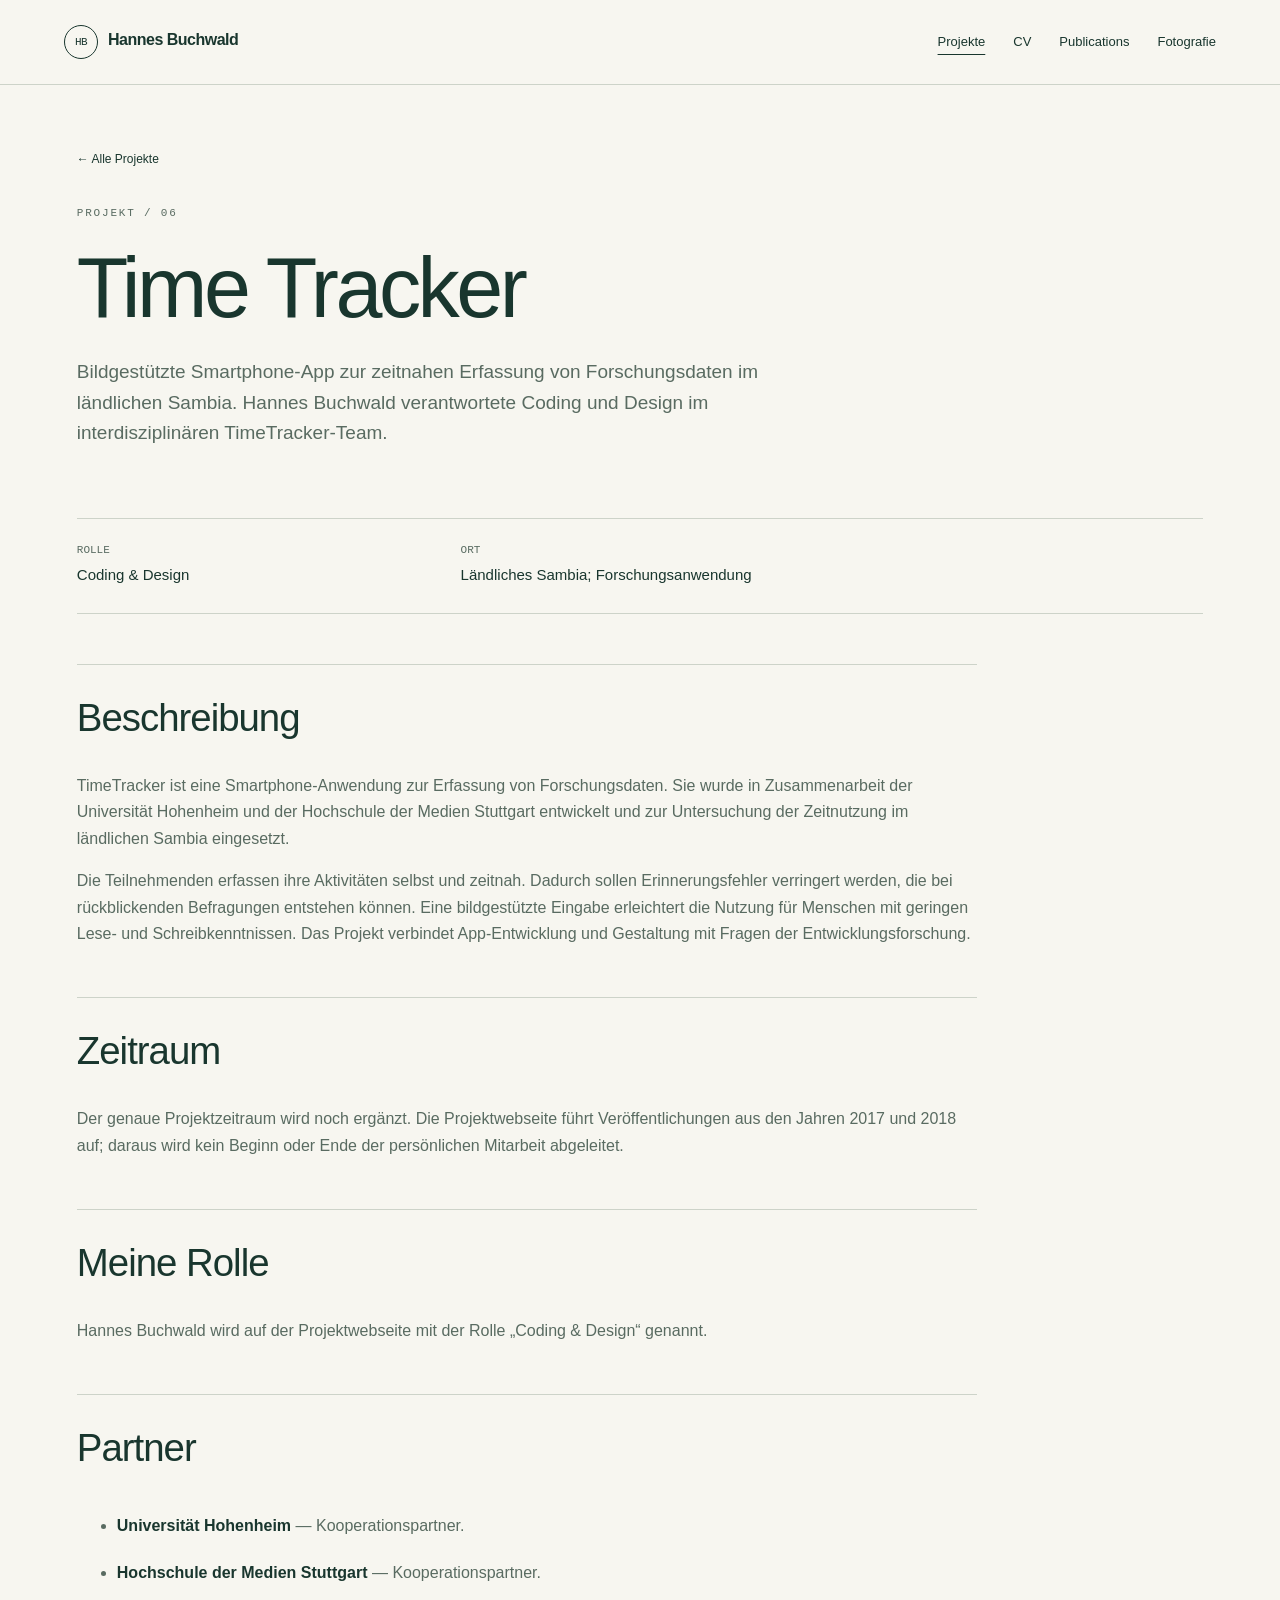
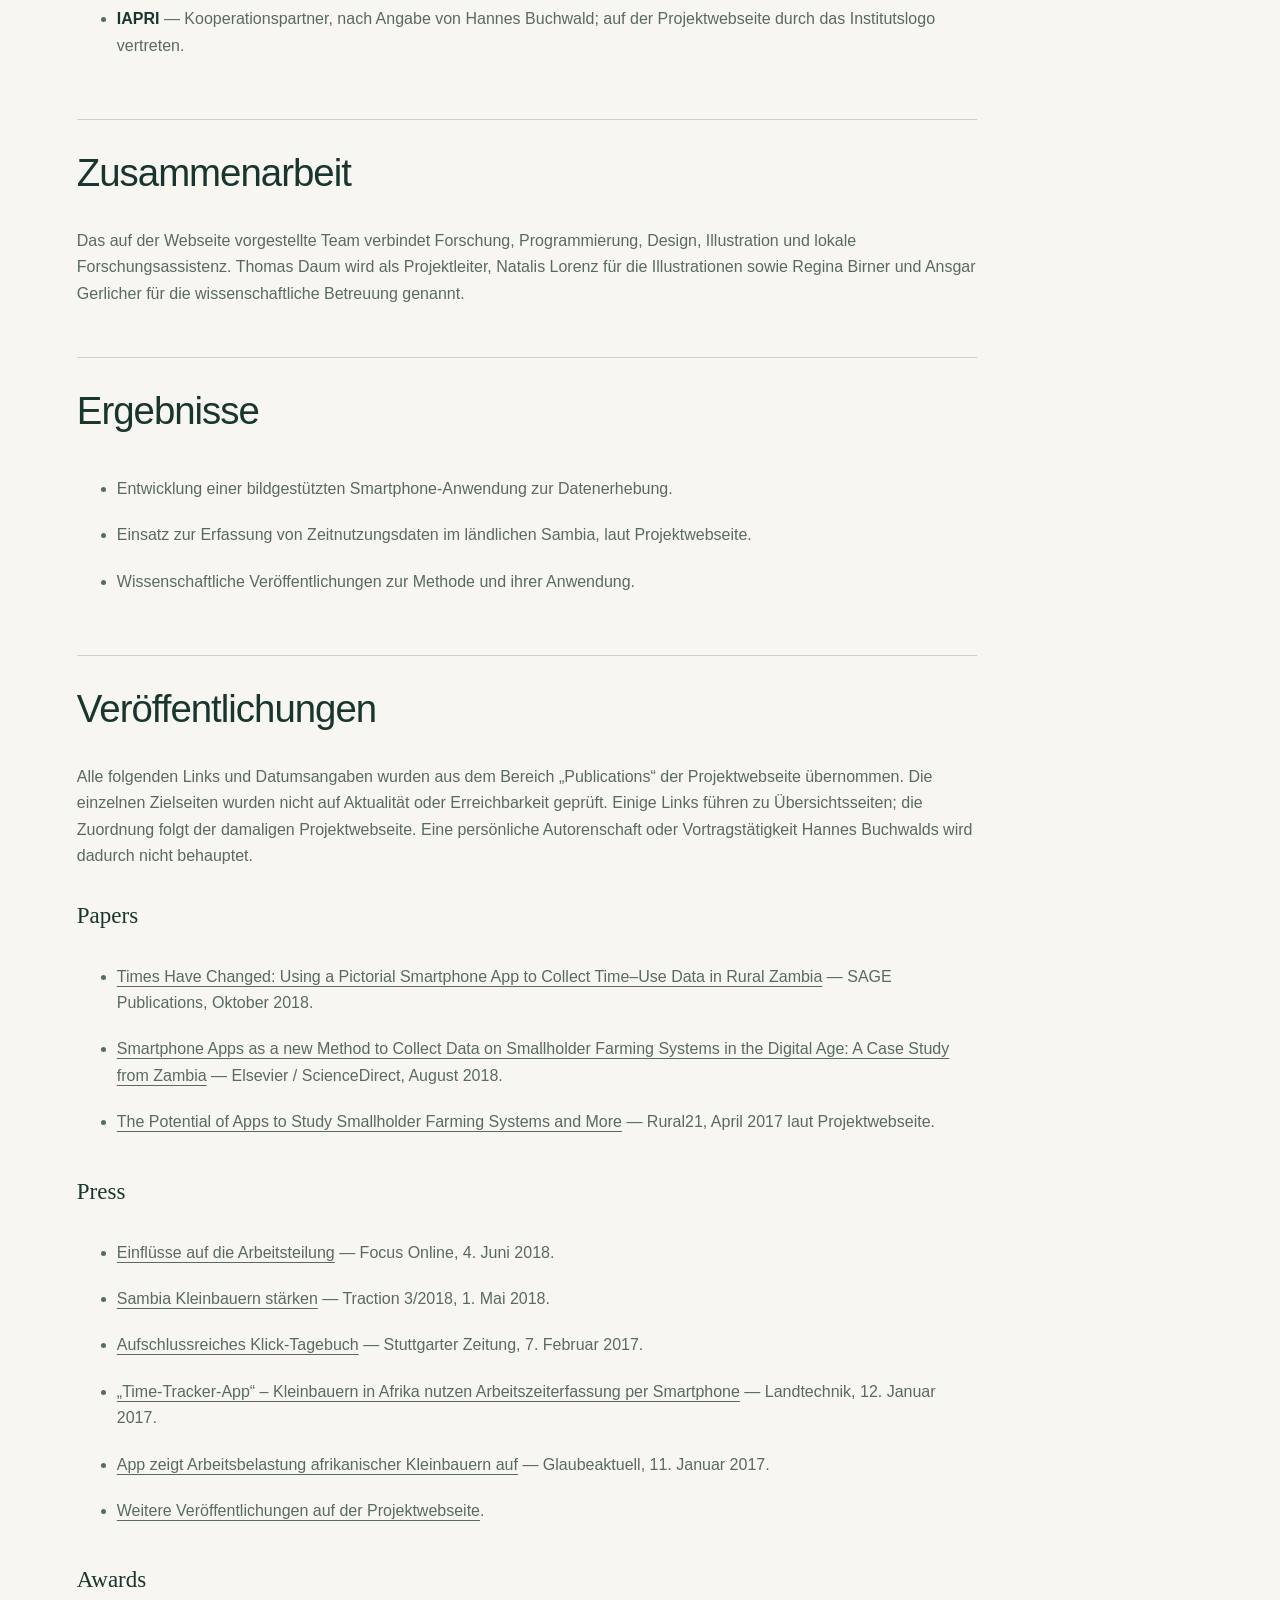
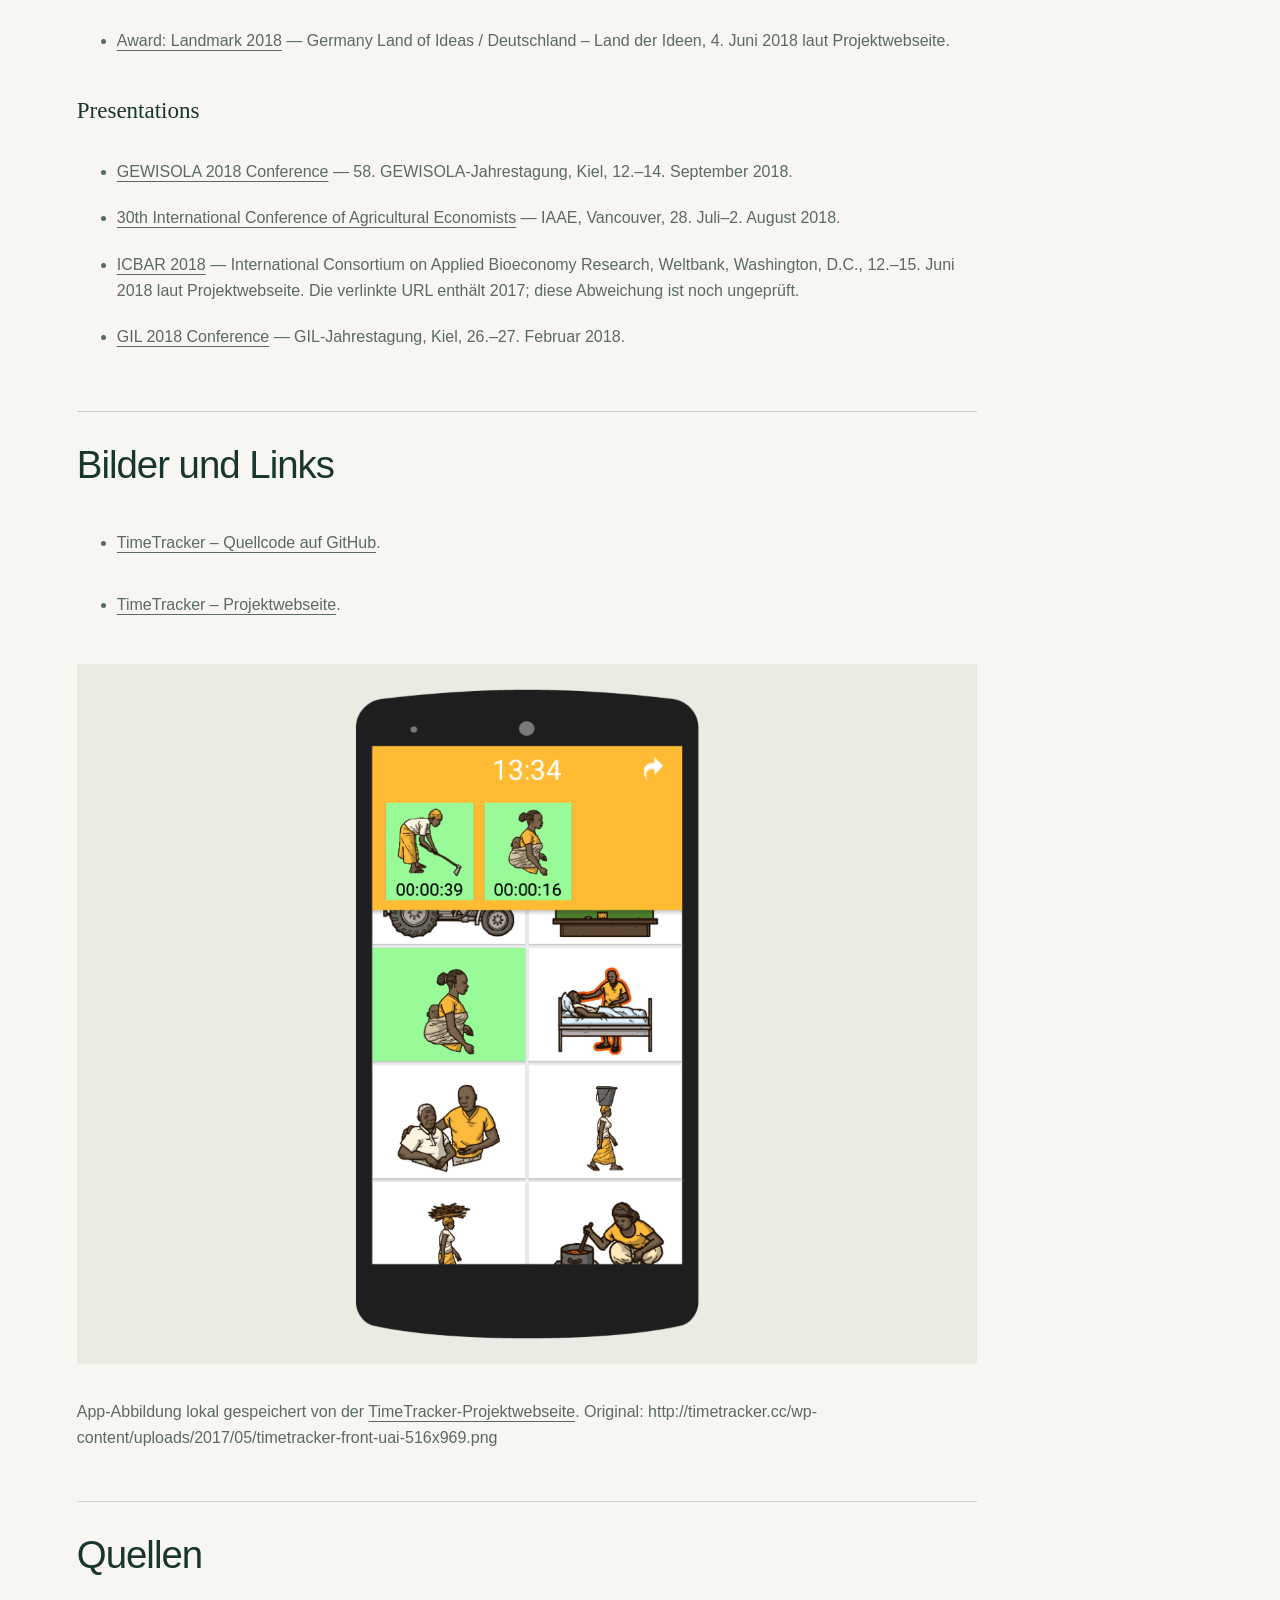
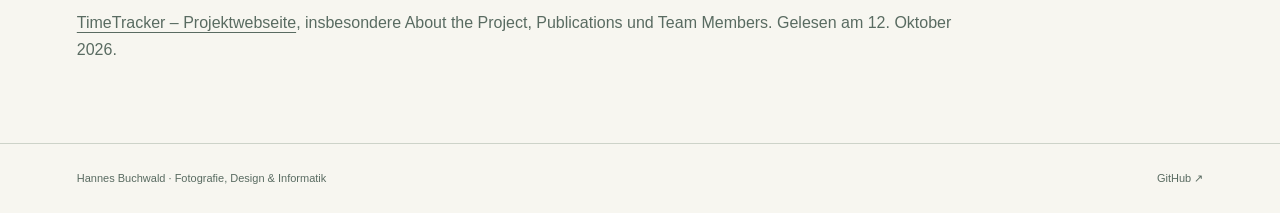
<file: site/Projekte/time-tracker.html>
<!doctype html><html lang="de"><head><meta charset="utf-8"><meta name="viewport" content="width=device-width,initial-scale=1"><meta name="description" content="Bildgestützte Smartphone-App zur zeitnahen Erfassung von Forschungsdaten im ländlichen Sambia. Hannes Buchwald verantwortete Coding und Design im interdisziplinären TimeTracker-Team."><title>Time Tracker · Hannes Buchwald</title><link rel="stylesheet" href="../style.css"></head><body><a class="skip" href="#content">Zum Inhalt</a><header><a class="brand" href="../index.html"><span>HB</span>Hannes Buchwald</a><nav aria-label="Hauptnavigation"><a aria-current="page" href="../projekte.html">Projekte</a><a href="../cv.html">CV</a><a href="../publications.html">Publications</a><a href="../portraetfotografie.html">Fotografie</a></nav></header><main id="content"><div class="page-head"><a class="back" href="../projekte.html">← Alle Projekte</a><p class="eyebrow">PROJEKT / 06</p><h1>Time Tracker</h1><p class="lead">Bildgestützte Smartphone-App zur zeitnahen Erfassung von Forschungsdaten im ländlichen Sambia. Hannes Buchwald verantwortete Coding und Design im interdisziplinären TimeTracker-Team.</p></div><dl class="facts"><div><dt>Rolle</dt><dd>Coding &amp; Design</dd></div><div><dt>Ort</dt><dd>Ländliches Sambia; Forschungsanwendung</dd></div></dl><div class="reading"><h2>Beschreibung</h2><p>TimeTracker ist eine Smartphone-Anwendung zur Erfassung von Forschungsdaten. Sie wurde in Zusammenarbeit der Universität Hohenheim und der Hochschule der Medien Stuttgart entwickelt und zur Untersuchung der Zeitnutzung im ländlichen Sambia eingesetzt.</p><p>Die Teilnehmenden erfassen ihre Aktivitäten selbst und zeitnah. Dadurch sollen Erinnerungsfehler verringert werden, die bei rückblickenden Befragungen entstehen können. Eine bildgestützte Eingabe erleichtert die Nutzung für Menschen mit geringen Lese- und Schreibkenntnissen. Das Projekt verbindet App-Entwicklung und Gestaltung mit Fragen der Entwicklungsforschung.</p><h2>Zeitraum</h2><p>Der genaue Projektzeitraum wird noch ergänzt. Die Projektwebseite führt Veröffentlichungen aus den Jahren 2017 und 2018 auf; daraus wird kein Beginn oder Ende der persönlichen Mitarbeit abgeleitet.</p><h2>Meine Rolle</h2><p>Hannes Buchwald wird auf der Projektwebseite mit der Rolle „Coding &amp; Design“ genannt.</p><h2>Partner</h2><ul><li><strong>Universität Hohenheim</strong> — Kooperationspartner.</li><li><strong>Hochschule der Medien Stuttgart</strong> — Kooperationspartner.</li><li><strong>IAPRI</strong> — Kooperationspartner, nach Angabe von Hannes Buchwald; auf der Projektwebseite durch das Institutslogo vertreten.</li></ul><h2>Zusammenarbeit</h2><p>Das auf der Webseite vorgestellte Team verbindet Forschung, Programmierung, Design, Illustration und lokale Forschungsassistenz. Thomas Daum wird als Projektleiter, Natalis Lorenz für die Illustrationen sowie Regina Birner und Ansgar Gerlicher für die wissenschaftliche Betreuung genannt.</p><h2>Ergebnisse</h2><ul><li>Entwicklung einer bildgestützten Smartphone-Anwendung zur Datenerhebung.</li><li>Einsatz zur Erfassung von Zeitnutzungsdaten im ländlichen Sambia, laut Projektwebseite.</li><li>Wissenschaftliche Veröffentlichungen zur Methode und ihrer Anwendung.</li></ul><h2>Veröffentlichungen</h2><p>Alle folgenden Links und Datumsangaben wurden aus dem Bereich „Publications“ der Projektwebseite übernommen. Die einzelnen Zielseiten wurden nicht auf Aktualität oder Erreichbarkeit geprüft. Einige Links führen zu Übersichtsseiten; die Zuordnung folgt der damaligen Projektwebseite. Eine persönliche Autorenschaft oder Vortragstätigkeit Hannes Buchwalds wird dadurch nicht behauptet.</p><h3>Papers</h3><ul><li><a href="https://doi.org/10.1177/1525822X18797303">Times Have Changed: Using a Pictorial Smartphone App to Collect Time–Use Data in Rural Zambia</a> — SAGE Publications, Oktober 2018.</li><li><a href="https://authors.elsevier.com/c/1XYVdcFCSBlT6">Smartphone Apps as a new Method to Collect Data on Smallholder Farming Systems in the Digital Age: A Case Study from Zambia</a> — Elsevier / ScienceDirect, August 2018.</li><li><a href="https://www.rural21.com/uploads/media/rural2017_04-S45-47.pdf">The Potential of Apps to Study Smallholder Farming Systems and More</a> — Rural21, April 2017 laut Projektwebseite.</li></ul><h3>Press</h3><ul><li><a href="https://www.focus.de/regional/stuttgart/universitaet-hohenheim-einfluesse-auf-die-arbeitsteilung_id_9034741.html">Einflüsse auf die Arbeitsteilung</a> — Focus Online, 4. Juni 2018.</li><li><a href="https://www.agrarheute.com/traction/magazin/aktuelles-heft-3-2018">Sambia Kleinbauern stärken</a> — Traction 3/2018, 1. Mai 2018.</li><li><a href="http://www.stuttgarter-zeitung.de/inhalt.hochschule-der-medien-und-uni-hohenheim-forschen-in-afrika-aufschlussreiches-klick-tagebuch.cbecb83e-7405-4c4c-9af2-2b4f32dd54fb.html">Aufschlussreiches Klick-Tagebuch</a> — Stuttgarter Zeitung, 7. Februar 2017.</li><li><a href="https://www.landtechnik-online.eu/ojs-2.4.5/index.php/landtechnik/announcement">„Time-Tracker-App“ – Kleinbauern in Afrika nutzen Arbeitszeiterfassung per Smartphone</a> — Landtechnik, 12. Januar 2017.</li><li><a href="https://www.glaubeaktuell.net/nachrichten/wirtschaft/">App zeigt Arbeitsbelastung afrikanischer Kleinbauern auf</a> — Glaubeaktuell, 11. Januar 2017.</li><li><a href="http://timetracker.cc/creative-corporation/press/">Weitere Veröffentlichungen auf der Projektwebseite</a>.</li></ul><h3>Awards</h3><ul><li><a href="https://land-der-ideen.de/projekt/forschungs-app-time-tracker-3795">Award: Landmark 2018</a> — Germany Land of Ideas / Deutschland – Land der Ideen, 4. Juni 2018 laut Projektwebseite.</li></ul><h3>Presentations</h3><ul><li><a href="http://www.gewisola2018.uni-kiel.de/de">GEWISOLA 2018 Conference</a> — 58. GEWISOLA-Jahrestagung, Kiel, 12.–14. September 2018.</li><li><a href="http://www.icae2018.com/">30th International Conference of Agricultural Economists</a> — IAAE, Vancouver, 28. Juli–2. August 2018.</li><li><a href="http://www.worldbank.org/en/events/2017/10/11/disruptive-innovations-value-chains-and-rural-development">ICBAR 2018</a> — International Consortium on Applied Bioeconomy Research, Weltbank, Washington, D.C., 12.–15. Juni 2018 laut Projektwebseite. Die verlinkte URL enthält 2017; diese Abweichung ist noch ungeprüft.</li><li><a href="https://www.gil-net.de/Tagung/">GIL 2018 Conference</a> — GIL-Jahrestagung, Kiel, 26.–27. Februar 2018.</li></ul><h2>Bilder und Links</h2><ul><li><a href="https://github.com/HannesBuchwald/TimeTracker">TimeTracker – Quellcode auf GitHub</a>.</li></ul><ul><li><a href="http://timetracker.cc/">TimeTracker – Projektwebseite</a>.</li></ul><figure><img loading="lazy" src="../assets/time-tracker/app.png" alt="TimeTracker – bildgestützte App-Oberfläche"></figure><p>App-Abbildung lokal gespeichert von der <a href="http://timetracker.cc/">TimeTracker-Projektwebseite</a>. Original: http://timetracker.cc/wp-content/uploads/2017/05/timetracker-front-uai-516x969.png</p><h2>Quellen</h2><p><a href="http://timetracker.cc/">TimeTracker – Projektwebseite</a>, insbesondere About the Project, Publications und Team Members. Gelesen am 12. Oktober 2026.</p></div></main><footer><span>Hannes Buchwald · Fotografie, Design & Informatik</span><a href="https://github.com/HannesBuchwald/cv">GitHub ↗</a></footer><script src="../site.js" defer></script></body></html>
</file>
<file: site/style.css>
:root{--ink:#19362e;--paper:#f7f6f0;--muted:#596b61;--line:#cdd3c9;--lime:#cef08b}*{box-sizing:border-box}html{scroll-behavior:smooth}body{margin:0;background:var(--paper);color:var(--ink);font:16px/1.65 Arial,Helvetica,sans-serif}a{color:inherit;text-decoration:none}a:focus-visible,button:focus-visible{outline:3px solid #638c2e;outline-offset:5px}a:hover{color:#477329}header{padding:25px 5%;display:flex;justify-content:space-between;align-items:center;border-bottom:1px solid var(--line);gap:25px}.brand{font-weight:700;letter-spacing:-.5px}.brand span{display:inline-grid;place-items:center;border:1px solid var(--ink);width:34px;height:34px;border-radius:50%;font:11px monospace;margin-right:10px}nav{display:flex;gap:28px;font-size:13px}nav [aria-current]{text-decoration:underline;text-underline-offset:8px}main{max-width:1400px;padding:0 6%;margin:auto}.eyebrow{font:11px/1.5 monospace;letter-spacing:1.8px;text-transform:uppercase;color:var(--muted)}h1{font-size:clamp(48px,6.6vw,86px);line-height:1.04;letter-spacing:-3.5px;font-weight:400;margin:24px 0}h1 em{font-family:Georgia,serif}h2{font-size:clamp(28px,3vw,42px);font-weight:400;line-height:1.2;letter-spacing:-1px}h3{font-size:23px;font-weight:400;line-height:1.35}p{color:var(--muted)}.hero{display:grid;grid-template-columns:1.2fr 1fr;gap:8%;align-items:center;padding:70px 0}.hero-art{max-width:420px;justify-self:end;width:100%;background:radial-gradient(#b9c3b9 .6px,transparent .6px);background-size:18px 18px}.hero-art svg{width:100%}.hero-art span{display:block;font:10px monospace;letter-spacing:1px;margin-top:12px}.lead{font-size:19px;max-width:720px;line-height:1.6}.hero .lead{max-width:460px}.button{display:inline-block;background:var(--ink);color:white;padding:14px 22px;margin-top:16px;font-size:13px}.button:hover{color:white;background:#375848}.discipline{display:flex;justify-content:space-between;border-top:1px solid var(--line);border-bottom:1px solid var(--line);padding:20px 0;font-size:13px}.discipline span:before{content:'+';margin-right:15px;color:#6b8b40}.home-projects{padding:65px 0}.section-head{display:flex;justify-content:space-between;align-items:end;gap:45px;margin-bottom:35px}.section-head p{max-width:380px}.projects{display:grid;grid-template-columns:1fr 1fr;gap:35px}.project{border-bottom:1px solid var(--line)}.project-image{height:240px;background:#e7ecdf;overflow:hidden;display:grid;place-items:center}.project-image img{width:100%;height:100%;object-fit:contain}.project-mark{font:100px Georgia,serif;color:var(--ink);background:var(--lime);width:100%;height:100%;display:grid;place-items:center}.project:nth-child(3n) .project-mark{background:#dbe5dc}.project-copy{padding:25px 0}.project h3{margin:10px 0}.project h3 span{float:right}.project p{font-size:14px;margin:12px 0}.project small{font-size:12px;color:var(--muted)}.text-link{display:inline-block;margin-top:30px;border-bottom:1px solid var(--ink);font-size:14px}.paths{display:grid;grid-template-columns:repeat(3,1fr);gap:35px;border-top:1px solid var(--line);padding:50px 0}.paths span{font:10px monospace;letter-spacing:1px}.paths h2{font-size:28px}.paths p{font-size:14px}.page-head{padding:65px 0 35px;max-width:1000px}.back{font-size:12px;display:block;margin-bottom:35px}.facts{display:grid;grid-template-columns:repeat(3,1fr);gap:25px;border-block:1px solid var(--line);padding:25px 0;margin-bottom:45px}.facts dt{font:11px monospace;color:var(--muted);text-transform:uppercase;margin-bottom:7px}.facts dd{margin:0;font-size:15px}.reading{max-width:900px;margin-bottom:80px;overflow-wrap:anywhere}.reading h2{border-top:1px solid var(--line);padding-top:30px;margin-top:50px}.reading h3{font-family:Georgia,serif;margin-top:30px}.reading a{text-decoration:underline;text-underline-offset:4px}.reading li{padding:10px 0;color:var(--muted)}.reading strong{color:var(--ink)}.reading figure{margin:35px 0;padding:25px;background:#e8ece2}.reading img{max-width:100%;max-height:650px;display:block;margin:auto;object-fit:contain}.filters{display:flex;flex-wrap:wrap;gap:8px;margin-bottom:30px}.filters button{font:13px Arial,sans-serif;border:1px solid var(--line);background:transparent;padding:11px 15px;color:var(--ink);cursor:pointer}.filters [aria-pressed=true]{background:var(--ink);color:white}.empty-gallery{padding:50px 25px;border:1px dashed var(--line);margin:40px 0}.empty-gallery p{margin-bottom:0}footer{border-top:1px solid var(--line);padding:25px 6%;display:flex;justify-content:space-between;font-size:11px;color:var(--muted);gap:25px}.skip{position:absolute;left:-9999px}.skip:focus{left:20px;top:20px;background:var(--paper);padding:15px;z-index:10}[hidden]{display:none!important}@media(max-width:760px){header{flex-direction:column;align-items:start;padding:20px 6%}nav{gap:20px;flex-wrap:wrap}.hero{padding:45px 0;gap:30px}.hero-art{max-width:270px}.projects{gap:22px}.project-image{height:190px}.section-head{display:block}.paths{gap:20px}.paths h2{font-size:24px}.facts{grid-template-columns:1fr 1fr}}@media(max-width:520px){h1{font-size:52px;letter-spacing:-2px}.hero{display:block}.hero-art{display:none}.lead{font-size:17px}.discipline{font-size:11px;gap:10px;flex-wrap:wrap}.discipline span:before{margin-right:5px}.projects,.paths{grid-template-columns:1fr}.project-image{height:230px}.page-head{padding-top:40px}.facts{grid-template-columns:1fr}.reading h2{font-size:28px}.reading figure{padding:12px}.filters button{font-size:12px}.paths{padding:35px 0}footer{flex-wrap:wrap}}@media(prefers-reduced-motion:reduce){html{scroll-behavior:auto}}@media print{header,footer,.filters{display:none}.reading{max-width:none}.pubsection[hidden]{display:block!important}body{background:white}.project{break-inside:avoid}}
</file>
